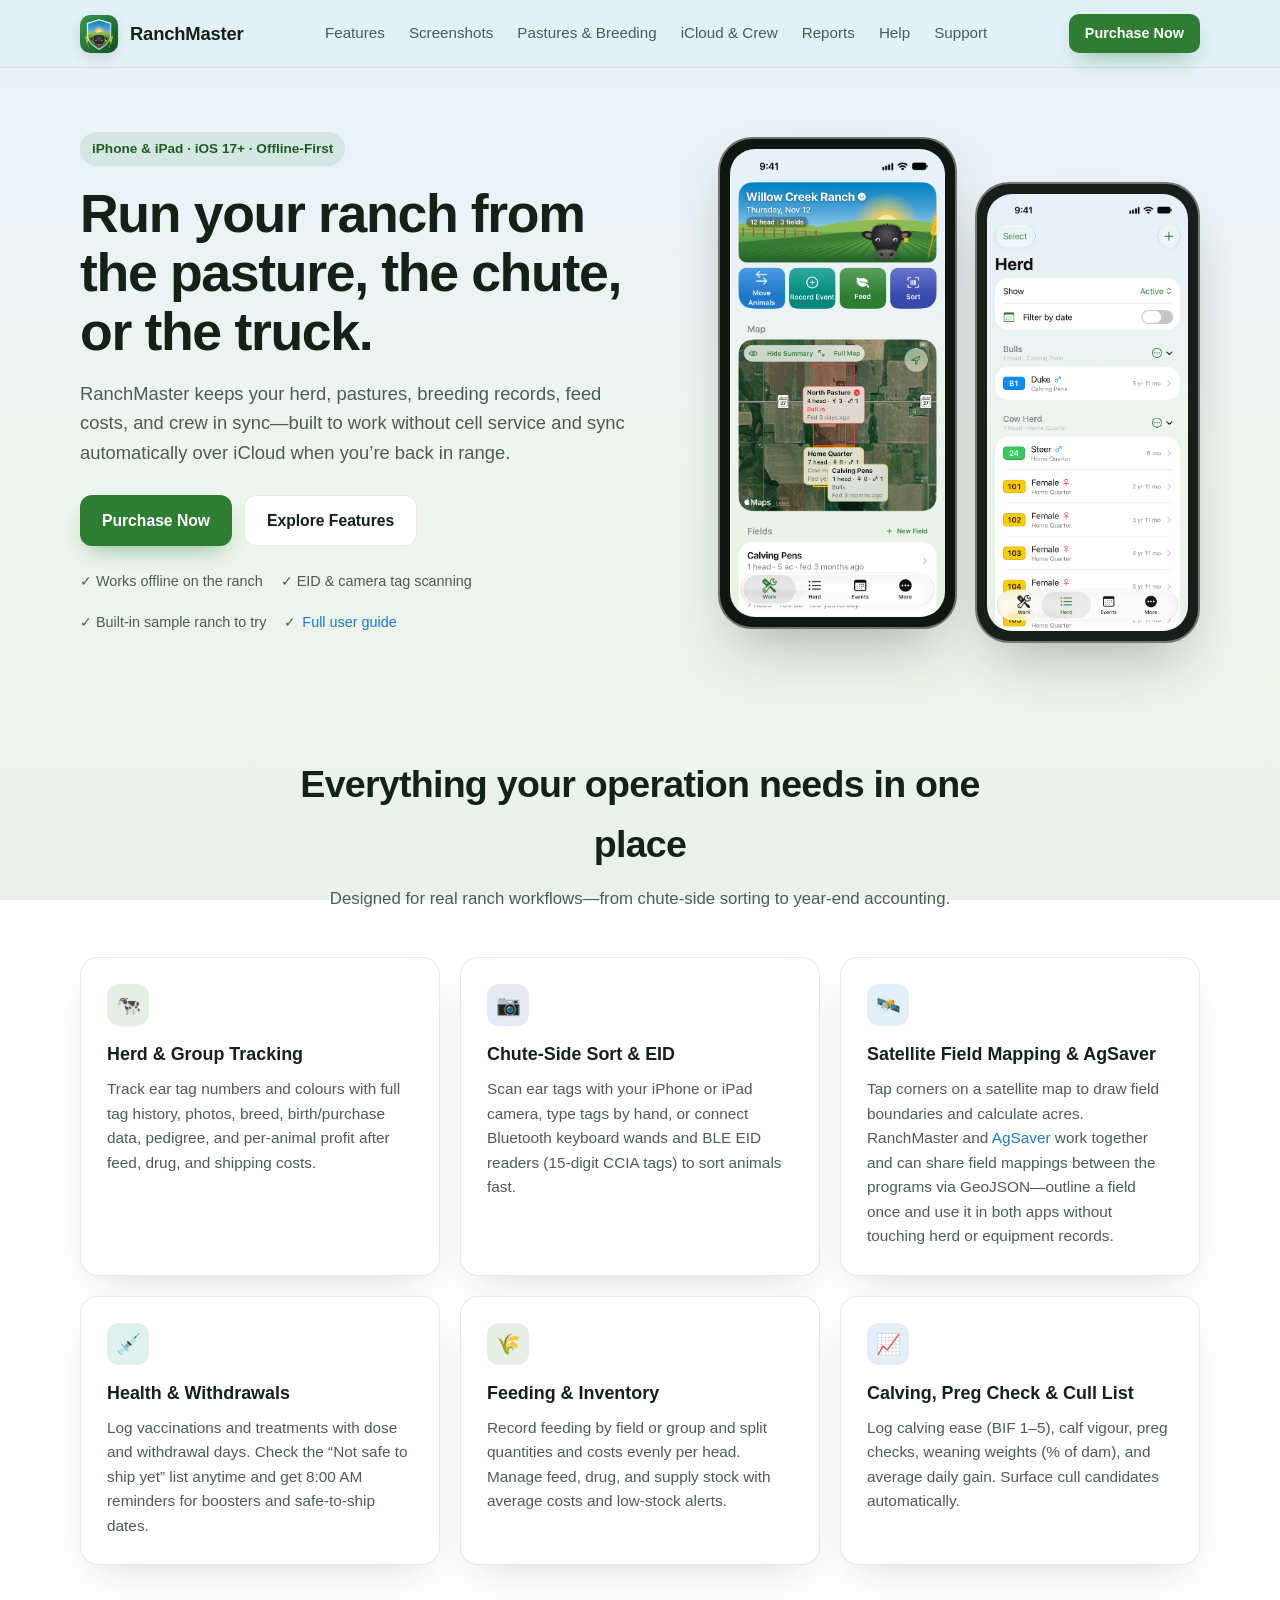
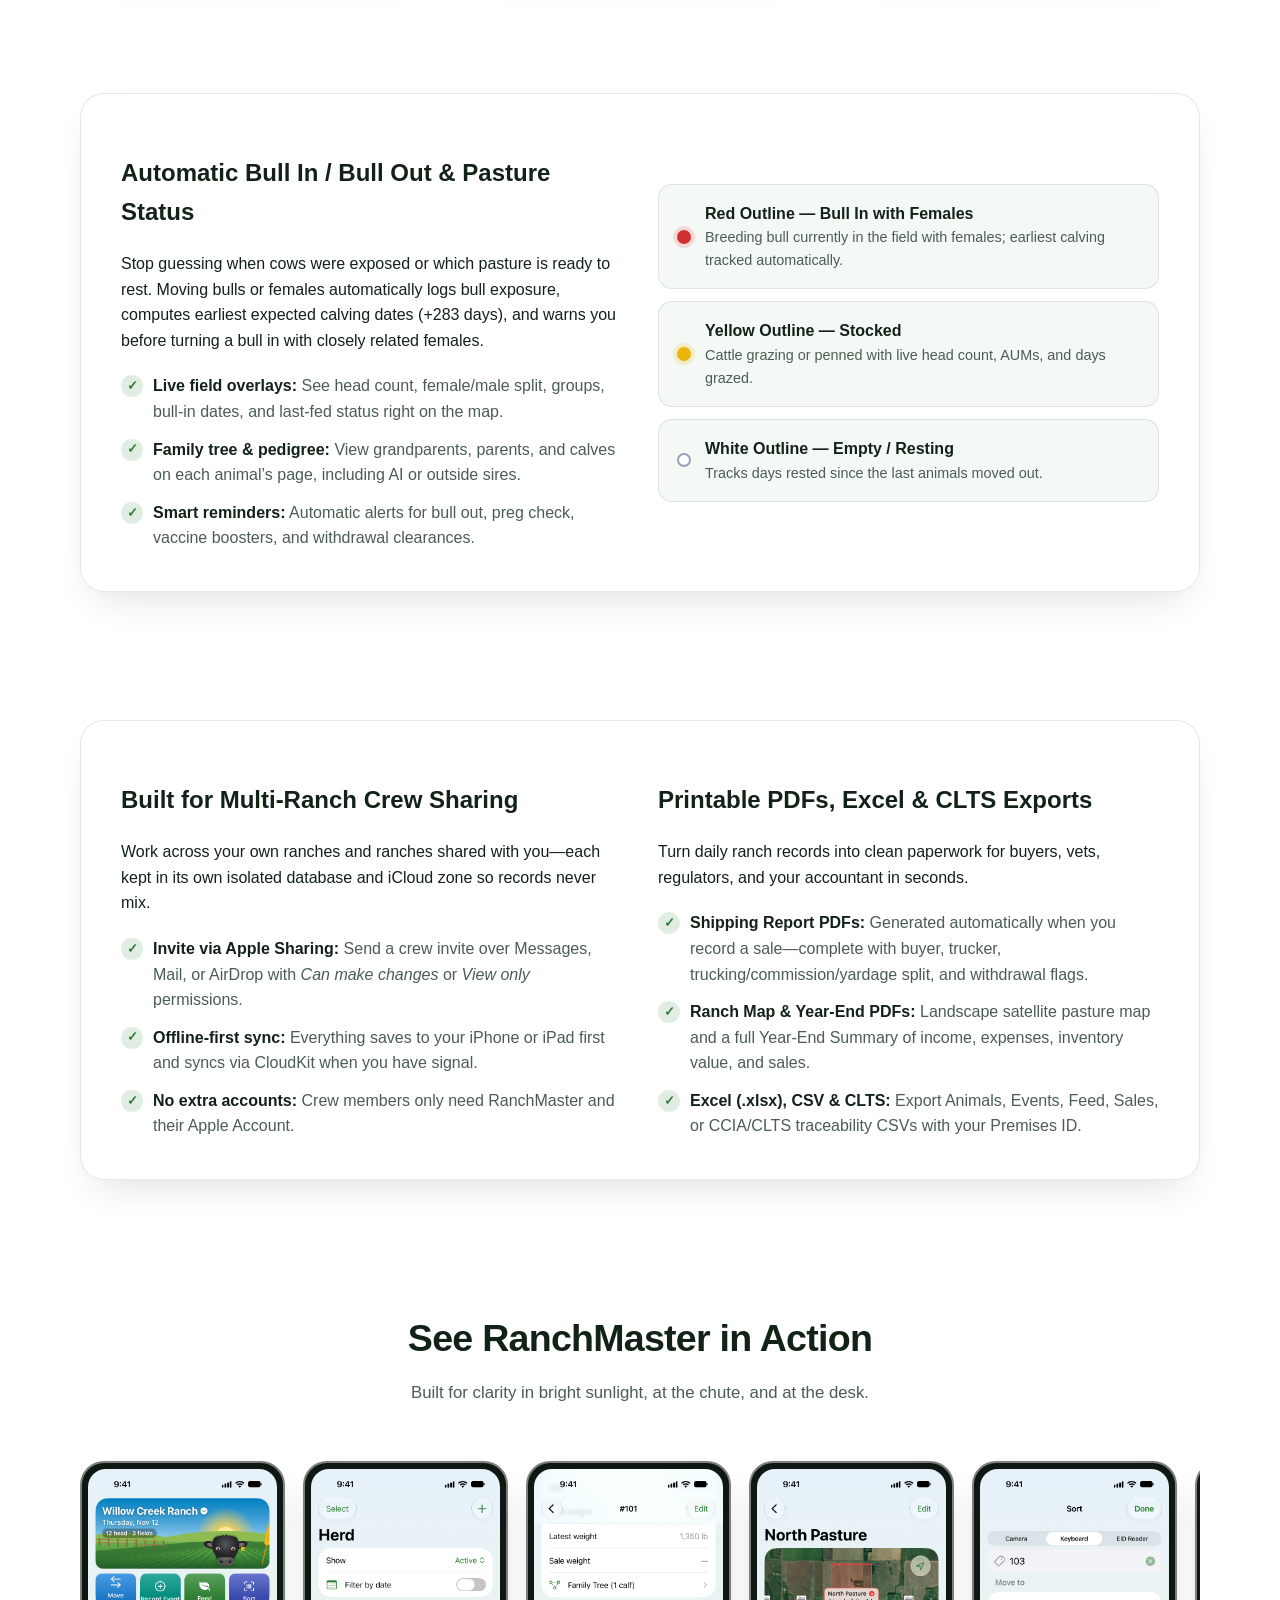
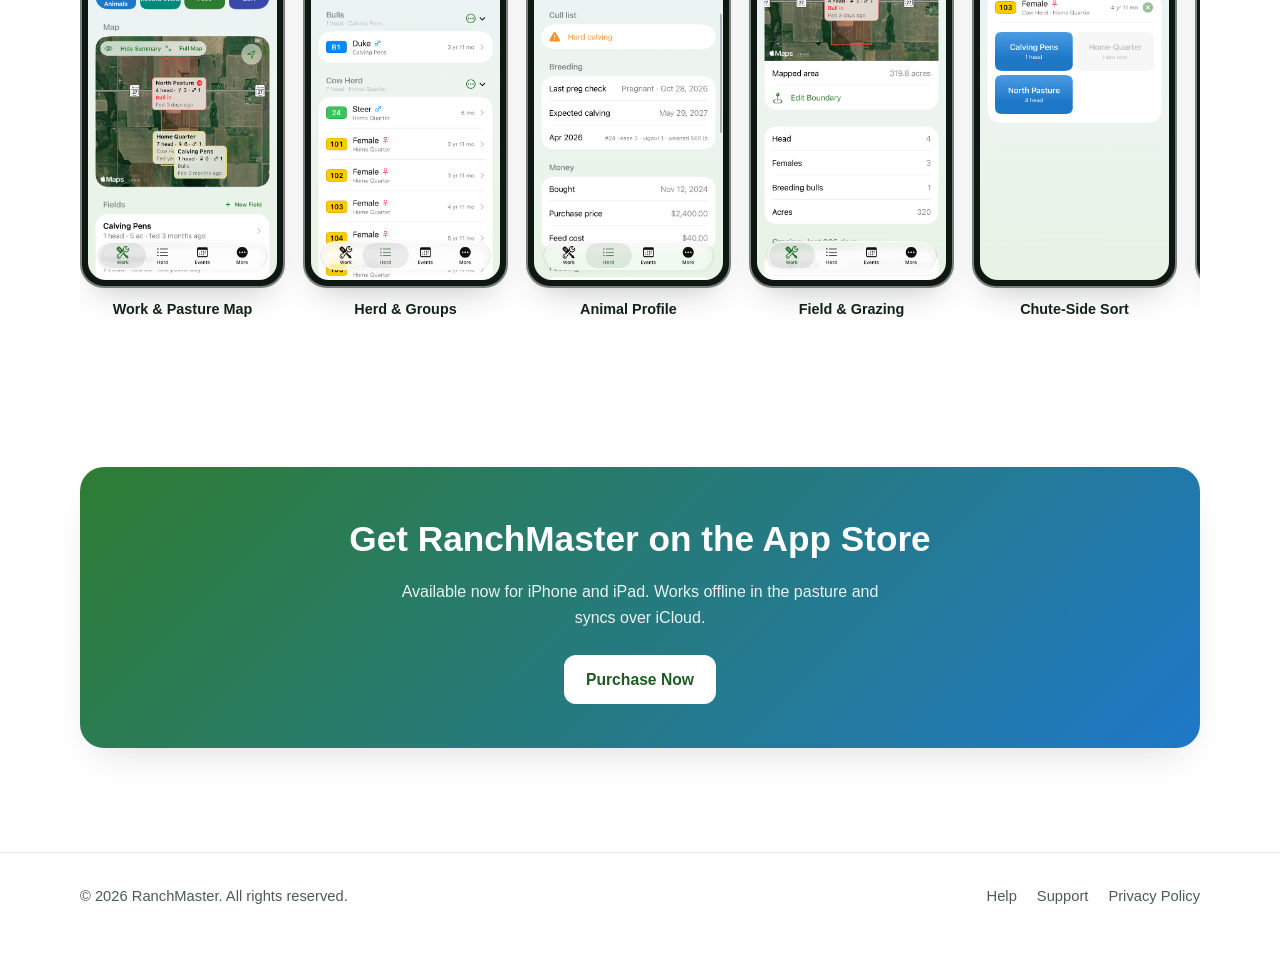
<file: index.html>
<!DOCTYPE html>
<html lang="en">
<head>
  <meta charset="UTF-8" />
  <meta name="viewport" content="width=device-width, initial-scale=1.0" />
  <title>RanchMaster — Cattle, Pasture &amp; Crew Management for iPhone and iPad</title>
  <meta name="description" content="Track cattle, pastures, breeding, feed costs, EID tags, and crew sync—even offline in the field. Built for iPhone and iPad." />
  <link rel="icon" type="image/png" href="assets/icon-preview.png" />
  <link rel="stylesheet" href="styles.css" />
</head>
<body>
  <header class="site-header">
    <div class="container nav">
      <a href="index.html" class="brand">
        <img src="assets/icon-preview.png" alt="RanchMaster app icon" />
        <span>RanchMaster</span>
      </a>
      <nav class="nav-links" aria-label="Main navigation">
        <a href="#features">Features</a>
        <a href="#screenshots">Screenshots</a>
        <a href="#pastures">Pastures &amp; Breeding</a>
        <a href="#crew">iCloud &amp; Crew</a>
        <a href="#reports">Reports</a>
        <a href="help.html">Help</a>
        <a href="support.html">Support</a>
      </nav>
      <a href="https://apps.apple.com/ca/app/ranchmaster/id6834270808" class="btn btn-primary btn-sm" target="_blank" rel="noopener">Purchase Now</a>
    </div>
  </header>

  <main>
    <section class="hero">
      <div class="container hero-grid">
        <div>
          <div class="eyebrow">iPhone &amp; iPad · iOS 17+ · Offline-First</div>
          <h1>Run your ranch from the pasture, the chute, or the truck.</h1>
          <p class="lead">
            RanchMaster keeps your herd, pastures, breeding records, feed costs, and crew in sync—built to work without cell service and sync automatically over iCloud when you’re back in range.
          </p>
          <div class="hero-actions" style="display: flex; flex-wrap: wrap; gap: 12px; margin-bottom: 24px;">
            <a href="https://apps.apple.com/ca/app/ranchmaster/id6834270808" class="btn btn-primary" target="_blank" rel="noopener">Purchase Now</a>
            <a href="#features" class="btn btn-secondary">Explore Features</a>
          </div>
          <div class="hero-meta">
            <span>✓ Works offline on the ranch</span>
            <span>✓ EID &amp; camera tag scanning</span>
            <span>✓ Built-in sample ranch to try</span>
            <span>✓ <a href="help.html">Full user guide</a></span>
          </div>
        </div>

        <div class="hero-visual">
          <div class="phone-frame">
            <img src="assets/screenshot.png" alt="RanchMaster Work tab showing quick actions and satellite pasture map" />
          </div>
          <div class="phone-frame secondary">
            <img src="assets/screenshot-herd.png" alt="RanchMaster Herd tab showing cattle groups and individual records" />
          </div>
        </div>
      </div>
    </section>

    <section id="features">
      <div class="container">
        <div class="section-header">
          <h2>Everything your operation needs in one place</h2>
          <p>Designed for real ranch workflows—from chute-side sorting to year-end accounting.</p>
        </div>

        <div class="cards-grid">
          <article class="card">
            <div class="card-badge badge-green">🐄</div>
            <h3>Herd &amp; Group Tracking</h3>
            <p>Track ear tag numbers and colours with full tag history, photos, breed, birth/purchase data, pedigree, and per-animal profit after feed, drug, and shipping costs.</p>
          </article>

          <article class="card">
            <div class="card-badge badge-blue">📷</div>
            <h3>Chute-Side Sort &amp; EID</h3>
            <p>Scan ear tags with your iPhone or iPad camera, type tags by hand, or connect Bluetooth keyboard wands and BLE EID readers (15-digit CCIA tags) to sort animals fast.</p>
          </article>

          <article class="card">
            <div class="card-badge badge-sky">🛰️</div>
            <h3>Satellite Field Mapping &amp; AgSaver</h3>
            <p>Tap corners on a satellite map to draw field boundaries and calculate acres. RanchMaster and <a href="https://glennbonnet.com/agsaver.html">AgSaver</a> work together and can share field mappings between the programs via GeoJSON—outline a field once and use it in both apps without touching herd or equipment records.</p>
          </article>

          <article class="card">
            <div class="card-badge badge-teal">💉</div>
            <h3>Health &amp; Withdrawals</h3>
            <p>Log vaccinations and treatments with dose and withdrawal days. Check the “Not safe to ship yet” list anytime and get 8:00 AM reminders for boosters and safe-to-ship dates.</p>
          </article>

          <article class="card">
            <div class="card-badge badge-green">🌾</div>
            <h3>Feeding &amp; Inventory</h3>
            <p>Record feeding by field or group and split quantities and costs evenly per head. Manage feed, drug, and supply stock with average costs and low-stock alerts.</p>
          </article>

          <article class="card">
            <div class="card-badge badge-sky">📈</div>
            <h3>Calving, Preg Check &amp; Cull List</h3>
            <p>Log calving ease (BIF 1–5), calf vigour, preg checks, weaning weights (% of dam), and average daily gain. Surface cull candidates automatically.</p>
          </article>
        </div>
      </div>
    </section>

    <section id="pastures">
      <div class="container">
        <div class="split-panel">
          <div>
            <h2>Automatic Bull In / Bull Out &amp; Pasture Status</h2>
            <p>
              Stop guessing when cows were exposed or which pasture is ready to rest. Moving bulls or females automatically logs bull exposure, computes earliest expected calving dates (+283 days), and warns you before turning a bull in with closely related females.
            </p>
            <ul class="checklist">
              <li>
                <span class="check-dot">✓</span>
                <span><strong>Live field overlays:</strong> See head count, female/male split, groups, bull-in dates, and last-fed status right on the map.</span>
              </li>
              <li>
                <span class="check-dot">✓</span>
                <span><strong>Family tree &amp; pedigree:</strong> View grandparents, parents, and calves on each animal’s page, including AI or outside sires.</span>
              </li>
              <li>
                <span class="check-dot">✓</span>
                <span><strong>Smart reminders:</strong> Automatic alerts for bull out, preg check, vaccine boosters, and withdrawal clearances.</span>
              </li>
            </ul>
          </div>

          <div class="legend-strip" aria-label="Field map color legend">
            <div class="legend-item">
              <span class="swatch swatch-red"></span>
              <div>
                <strong>Red Outline — Bull In with Females</strong>
                <div style="font-size: 0.9rem; color: var(--text-muted);">Breeding bull currently in the field with females; earliest calving tracked automatically.</div>
              </div>
            </div>
            <div class="legend-item">
              <span class="swatch swatch-yellow"></span>
              <div>
                <strong>Yellow Outline — Stocked</strong>
                <div style="font-size: 0.9rem; color: var(--text-muted);">Cattle grazing or penned with live head count, AUMs, and days grazed.</div>
              </div>
            </div>
            <div class="legend-item">
              <span class="swatch swatch-white"></span>
              <div>
                <strong>White Outline — Empty / Resting</strong>
                <div style="font-size: 0.9rem; color: var(--text-muted);">Tracks days rested since the last animals moved out.</div>
              </div>
            </div>
          </div>
        </div>
      </div>
    </section>

    <section id="crew">
      <div class="container">
        <div class="split-panel">
          <div>
            <h2>Built for Multi-Ranch Crew Sharing</h2>
            <p>
              Work across your own ranches and ranches shared with you—each kept in its own isolated database and iCloud zone so records never mix.
            </p>
            <ul class="checklist">
              <li>
                <span class="check-dot">✓</span>
                <span><strong>Invite via Apple Sharing:</strong> Send a crew invite over Messages, Mail, or AirDrop with <em>Can make changes</em> or <em>View only</em> permissions.</span>
              </li>
              <li>
                <span class="check-dot">✓</span>
                <span><strong>Offline-first sync:</strong> Everything saves to your iPhone or iPad first and syncs via CloudKit when you have signal.</span>
              </li>
              <li>
                <span class="check-dot">✓</span>
                <span><strong>No extra accounts:</strong> Crew members only need RanchMaster and their Apple Account.</span>
              </li>
            </ul>
          </div>

          <div id="reports">
            <h2>Printable PDFs, Excel &amp; CLTS Exports</h2>
            <p>
              Turn daily ranch records into clean paperwork for buyers, vets, regulators, and your accountant in seconds.
            </p>
            <ul class="checklist">
              <li>
                <span class="check-dot">✓</span>
                <span><strong>Shipping Report PDFs:</strong> Generated automatically when you record a sale—complete with buyer, trucker, trucking/commission/yardage split, and withdrawal flags.</span>
              </li>
              <li>
                <span class="check-dot">✓</span>
                <span><strong>Ranch Map &amp; Year-End PDFs:</strong> Landscape satellite pasture map and a full Year-End Summary of income, expenses, inventory value, and sales.</span>
              </li>
              <li>
                <span class="check-dot">✓</span>
                <span><strong>Excel (.xlsx), CSV &amp; CLTS:</strong> Export Animals, Events, Feed, Sales, or CCIA/CLTS traceability CSVs with your Premises ID.</span>
              </li>
            </ul>
          </div>
        </div>
      </div>
    </section>

    <section id="screenshots">
      <div class="container">
        <div class="section-header">
          <h2>See RanchMaster in Action</h2>
          <p>Built for clarity in bright sunlight, at the chute, and at the desk.</p>
        </div>

        <div class="gallery-grid">
          <figure class="gallery-item">
            <div class="gallery-frame">
              <img src="assets/screenshots/01-Work.png" alt="Work tab with quick actions and satellite pasture map" loading="lazy" />
            </div>
            <figcaption>Work &amp; Pasture Map</figcaption>
          </figure>
          <figure class="gallery-item">
            <div class="gallery-frame">
              <img src="assets/screenshots/02-Herd.png" alt="Herd tab with cattle groups and tag search" loading="lazy" />
            </div>
            <figcaption>Herd &amp; Groups</figcaption>
          </figure>
          <figure class="gallery-item">
            <div class="gallery-frame">
              <img src="assets/screenshots/03-Animal.png" alt="Animal detail screen with pedigree, weights, and profit" loading="lazy" />
            </div>
            <figcaption>Animal Profile</figcaption>
          </figure>
          <figure class="gallery-item">
            <div class="gallery-frame">
              <img src="assets/screenshots/04-Field.png" alt="Field screen with grazing days, AUMs, and bull log" loading="lazy" />
            </div>
            <figcaption>Field &amp; Grazing</figcaption>
          </figure>
          <figure class="gallery-item">
            <div class="gallery-frame">
              <img src="assets/screenshots/05-Sort.png" alt="Chute-side Sort screen with camera and EID scanning" loading="lazy" />
            </div>
            <figcaption>Chute-Side Sort</figcaption>
          </figure>
          <figure class="gallery-item">
            <div class="gallery-frame">
              <img src="assets/screenshots/06-ShippingReport.png" alt="Printable Shipping Report PDF preview" loading="lazy" />
            </div>
            <figcaption>Shipping Report PDF</figcaption>
          </figure>
          <figure class="gallery-item">
            <div class="gallery-frame">
              <img src="assets/screenshots/07-Reports.png" alt="Reports and exports menu" loading="lazy" />
            </div>
            <figcaption>Reports &amp; Exports</figcaption>
          </figure>
          <figure class="gallery-item">
            <div class="gallery-frame">
              <img src="assets/screenshots/08-Ranches.png" alt="Multi-ranch switcher and iCloud crew sharing" loading="lazy" />
            </div>
            <figcaption>Ranches &amp; Crew</figcaption>
          </figure>
        </div>
      </div>
    </section>

    <section>
      <div class="container">
        <div class="cta-banner">
          <h2>Get RanchMaster on the App Store</h2>
          <p>Available now for iPhone and iPad. Works offline in the pasture and syncs over iCloud.</p>
          <div style="display: flex; justify-content: center; gap: 12px; flex-wrap: wrap;">
            <a href="https://apps.apple.com/ca/app/ranchmaster/id6834270808" class="btn btn-secondary" target="_blank" rel="noopener">Purchase Now</a>
          </div>
        </div>
      </div>
    </section>
  </main>

  <footer class="site-footer">
    <div class="container footer-inner">
      <div>© <span id="year">2026</span> RanchMaster. All rights reserved.</div>
      <div class="footer-links">
        <a href="help.html">Help</a>
        <a href="support.html">Support</a>
        <a href="privacy.html">Privacy Policy</a>
      </div>
    </div>
  </footer>
  <script>
    document.getElementById("year").textContent = new Date().getFullYear();
  </script>
</body>
</html>
</file>
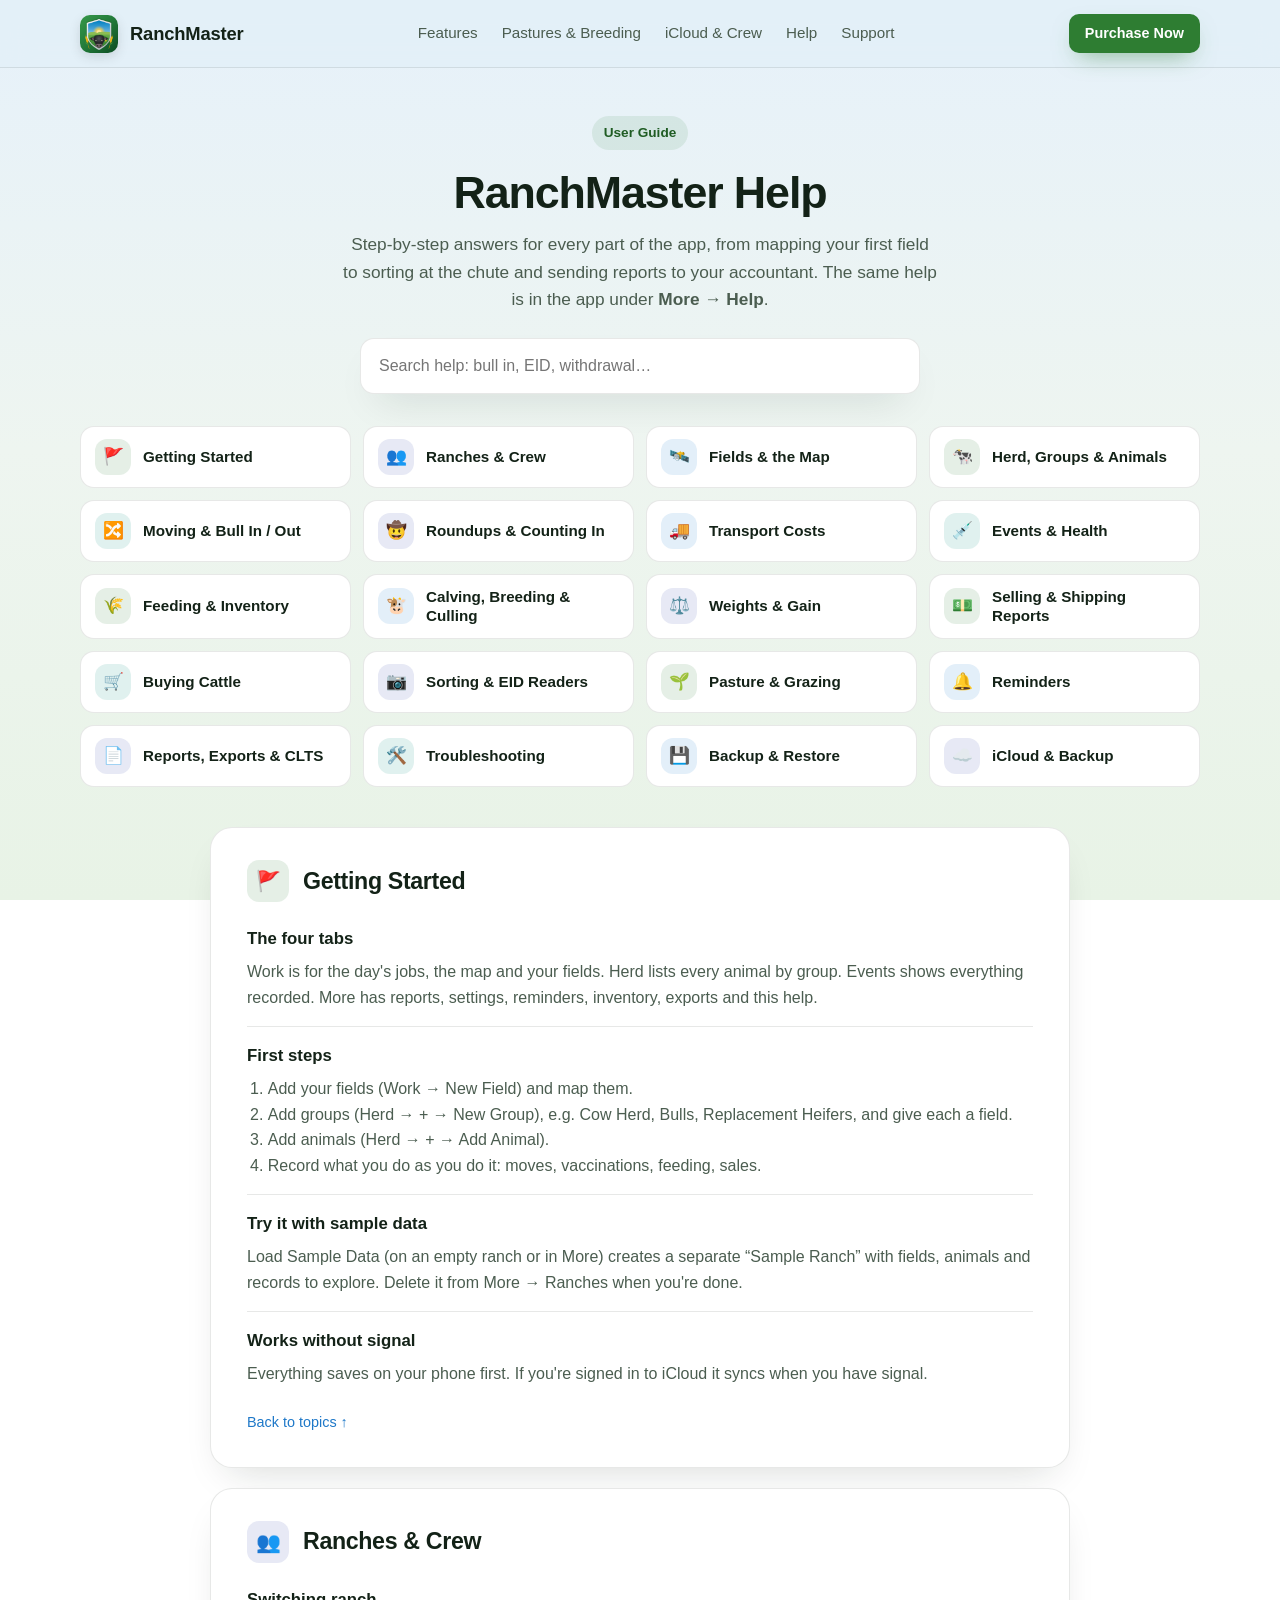
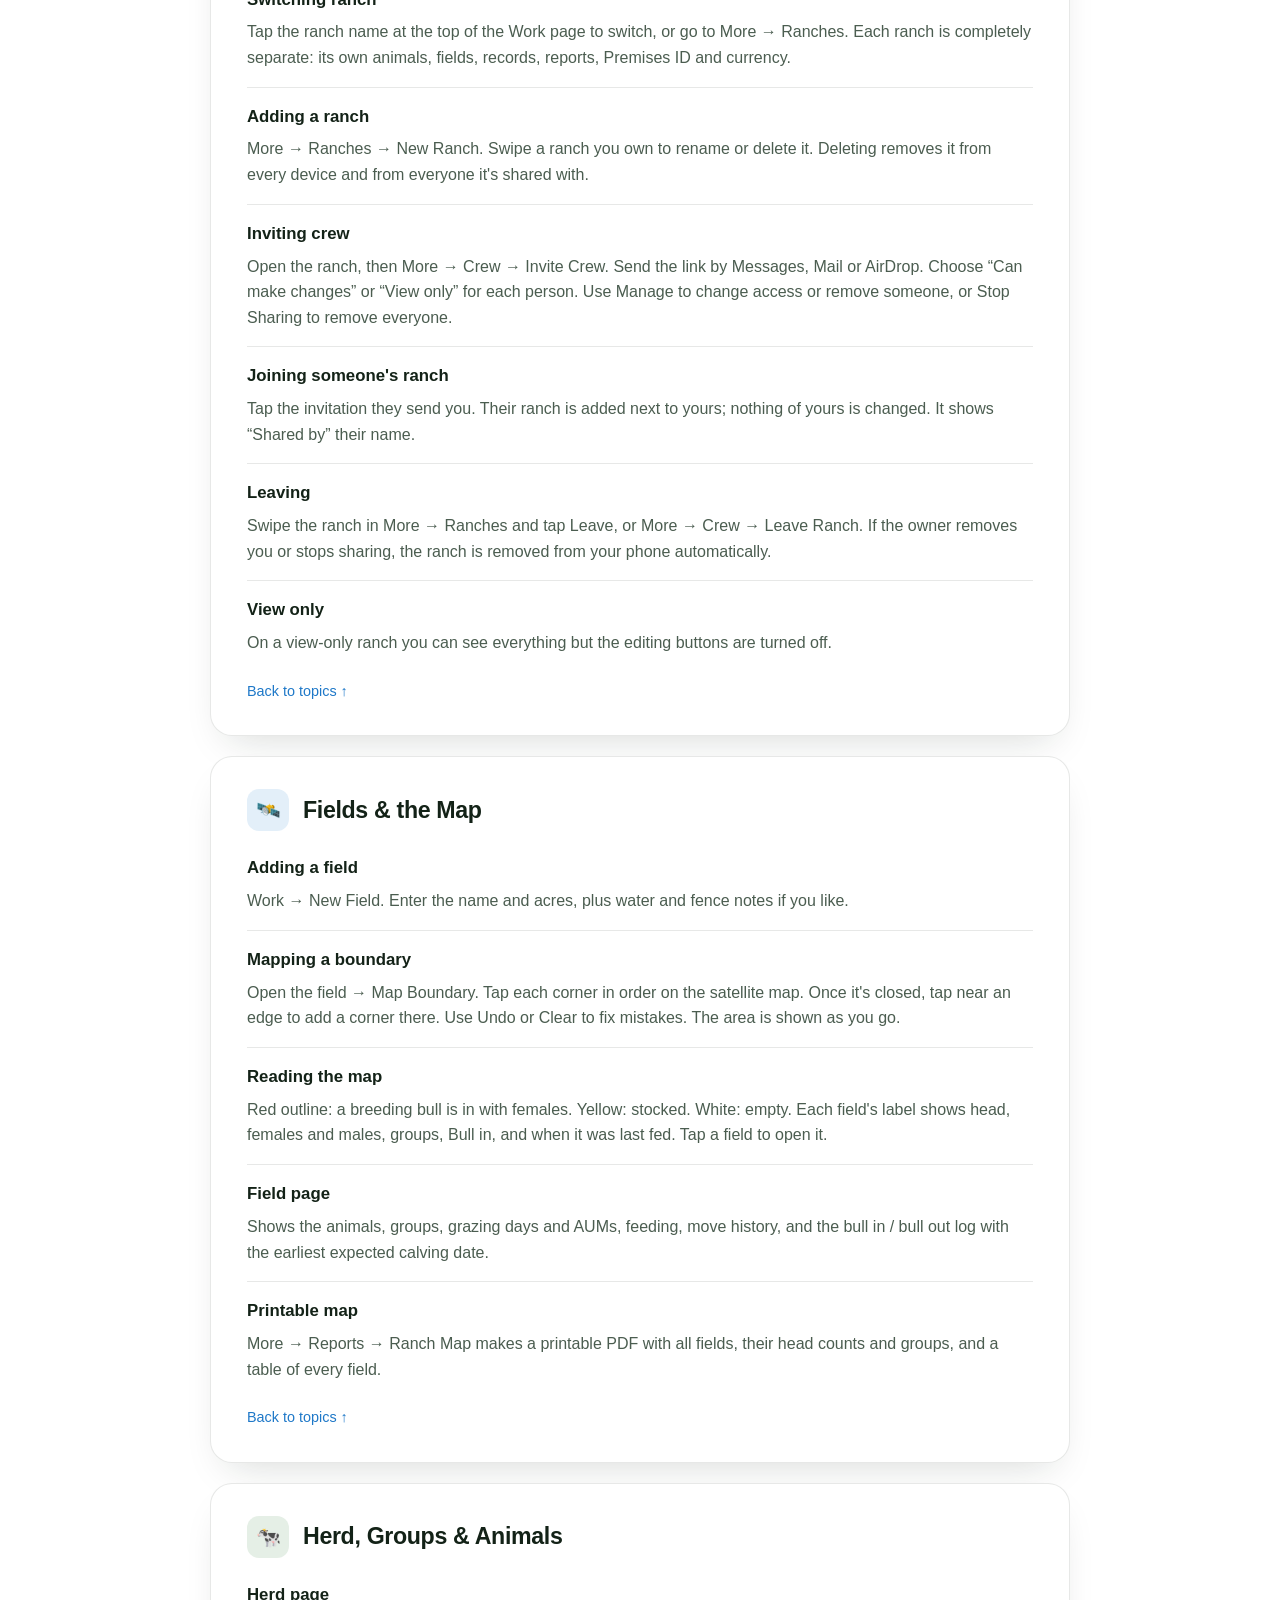
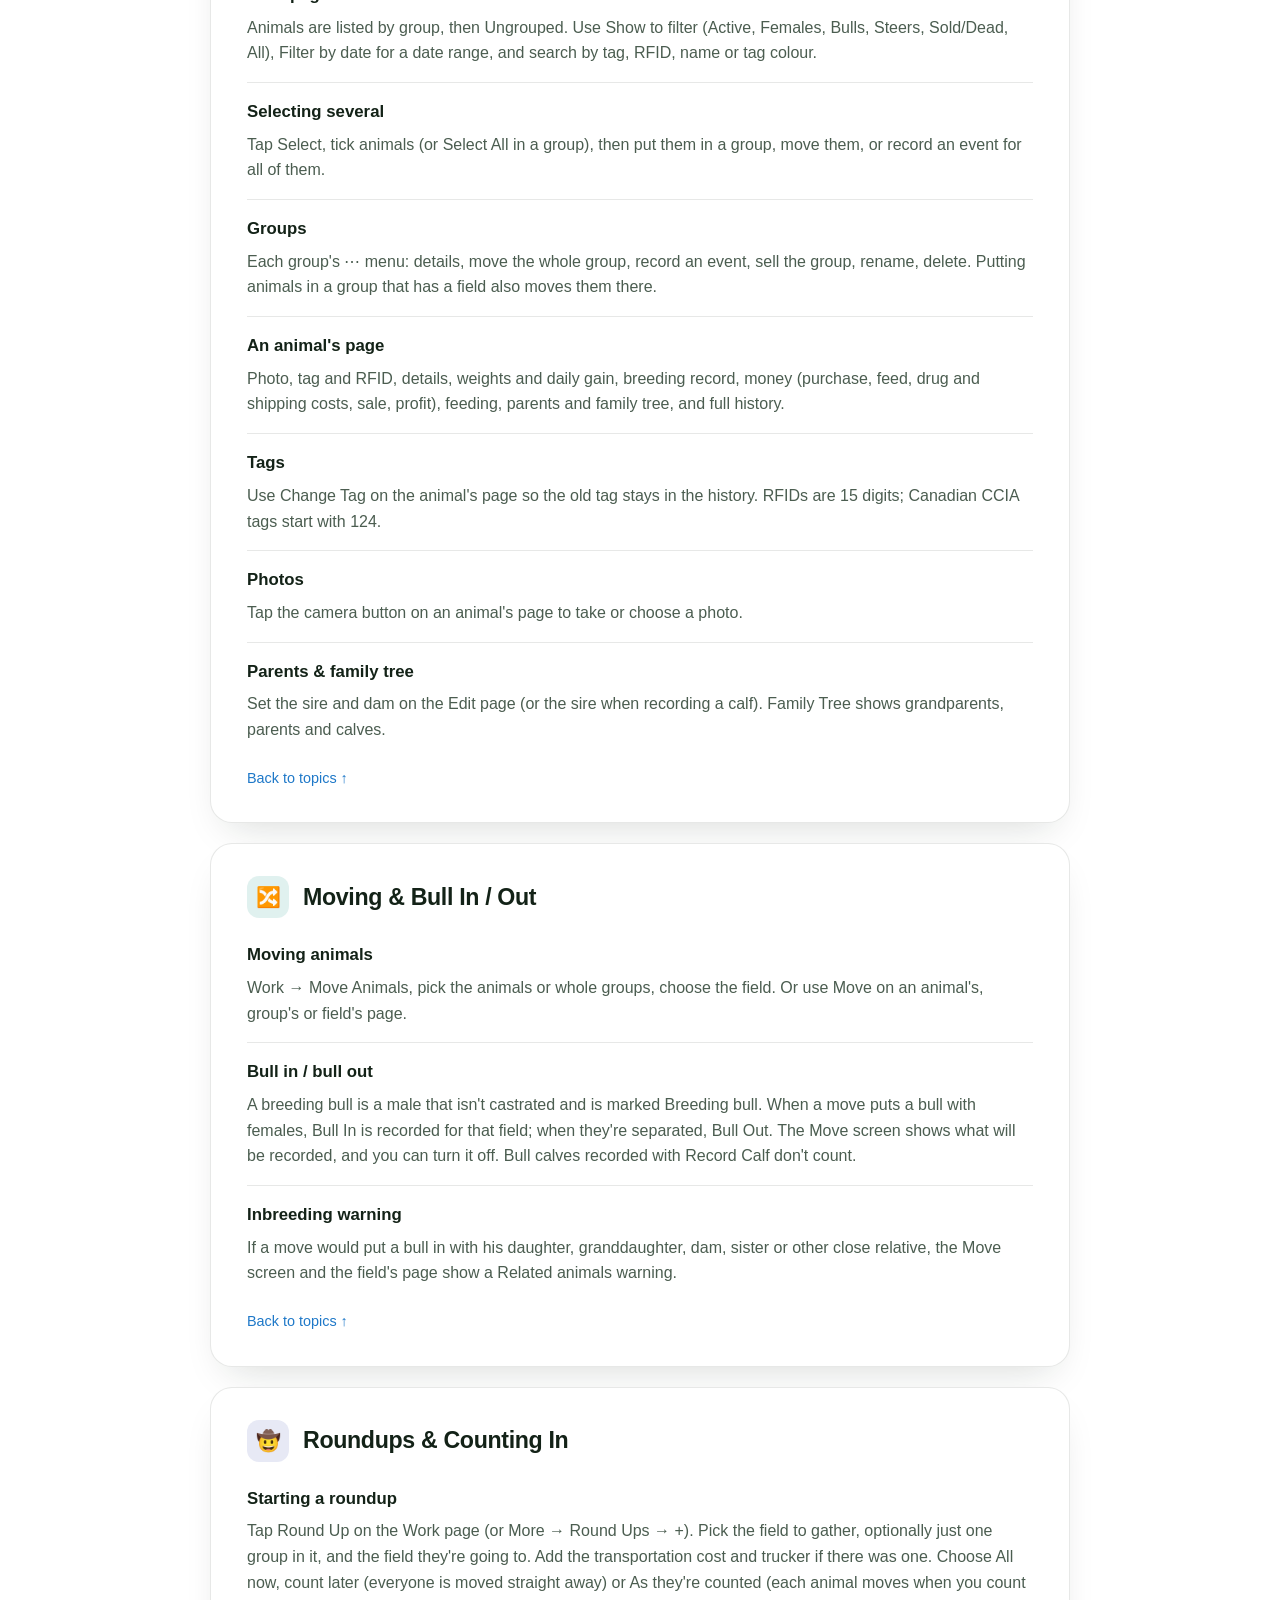
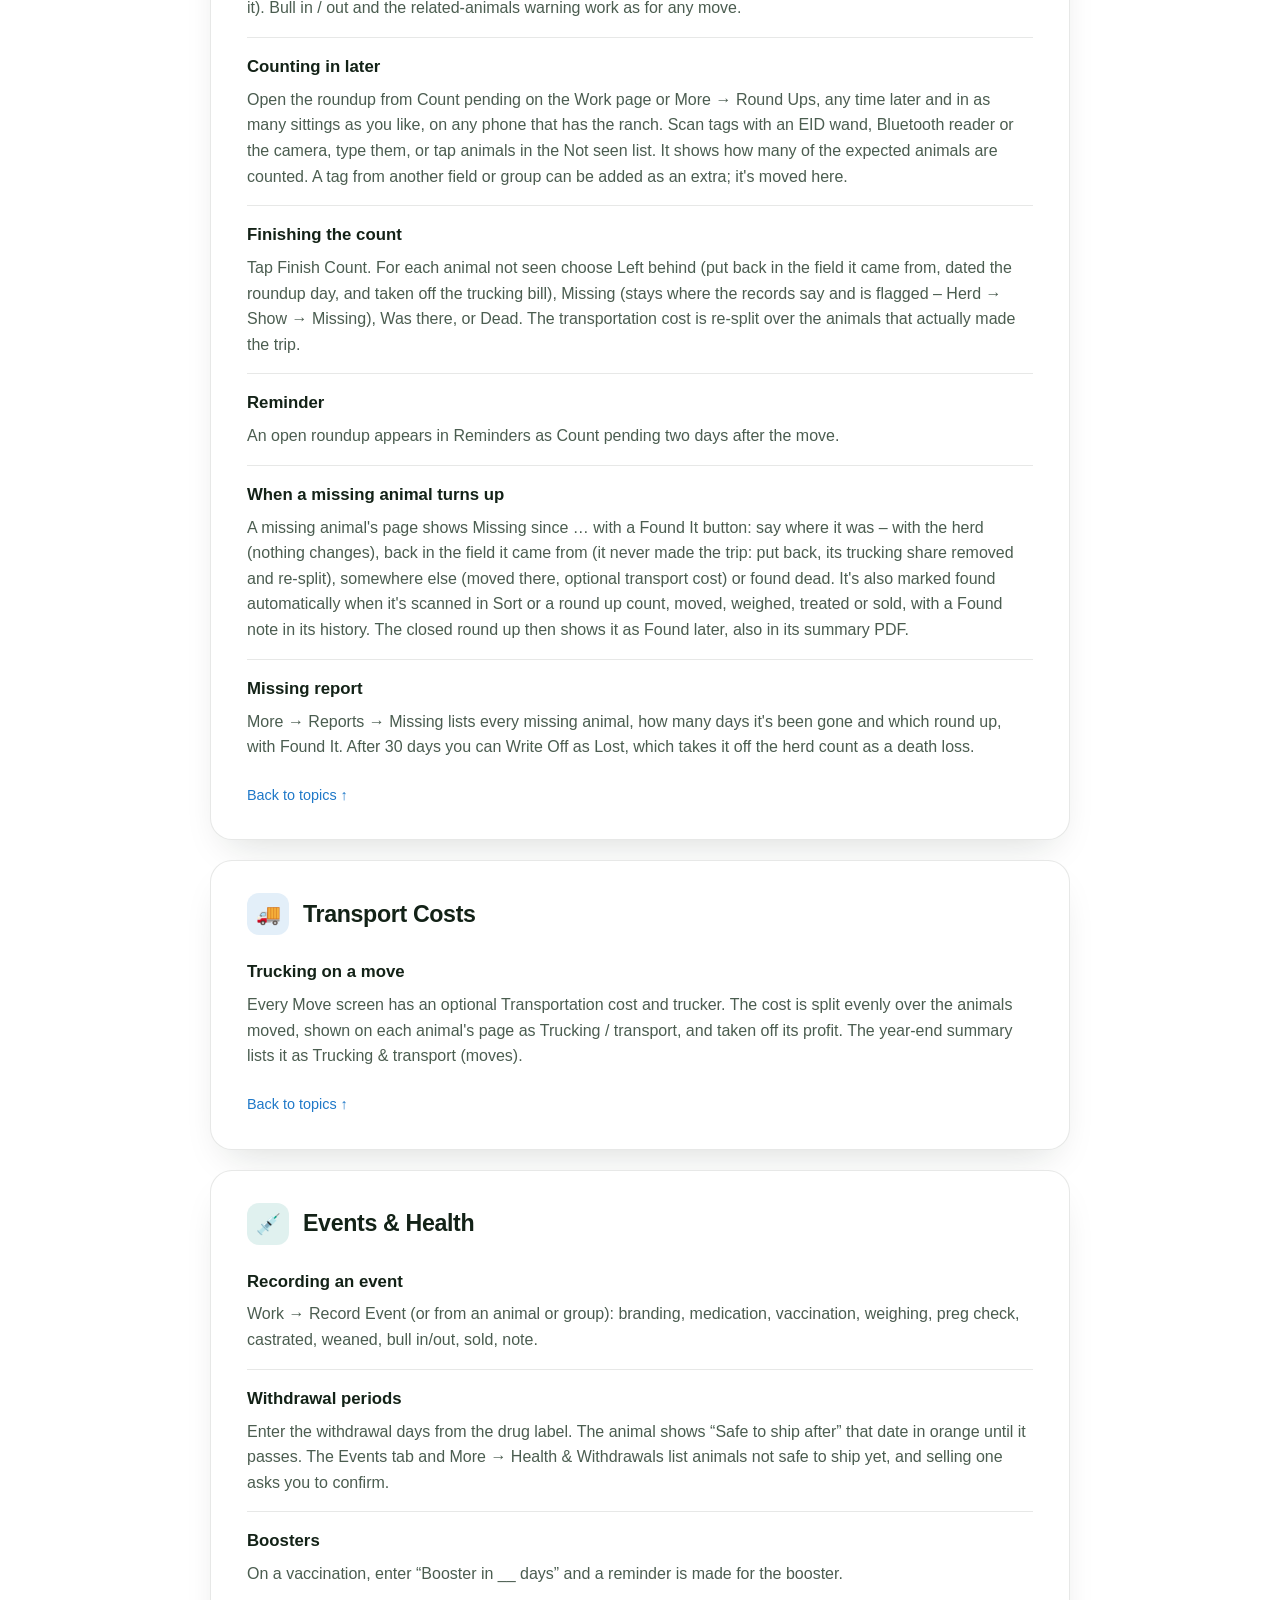
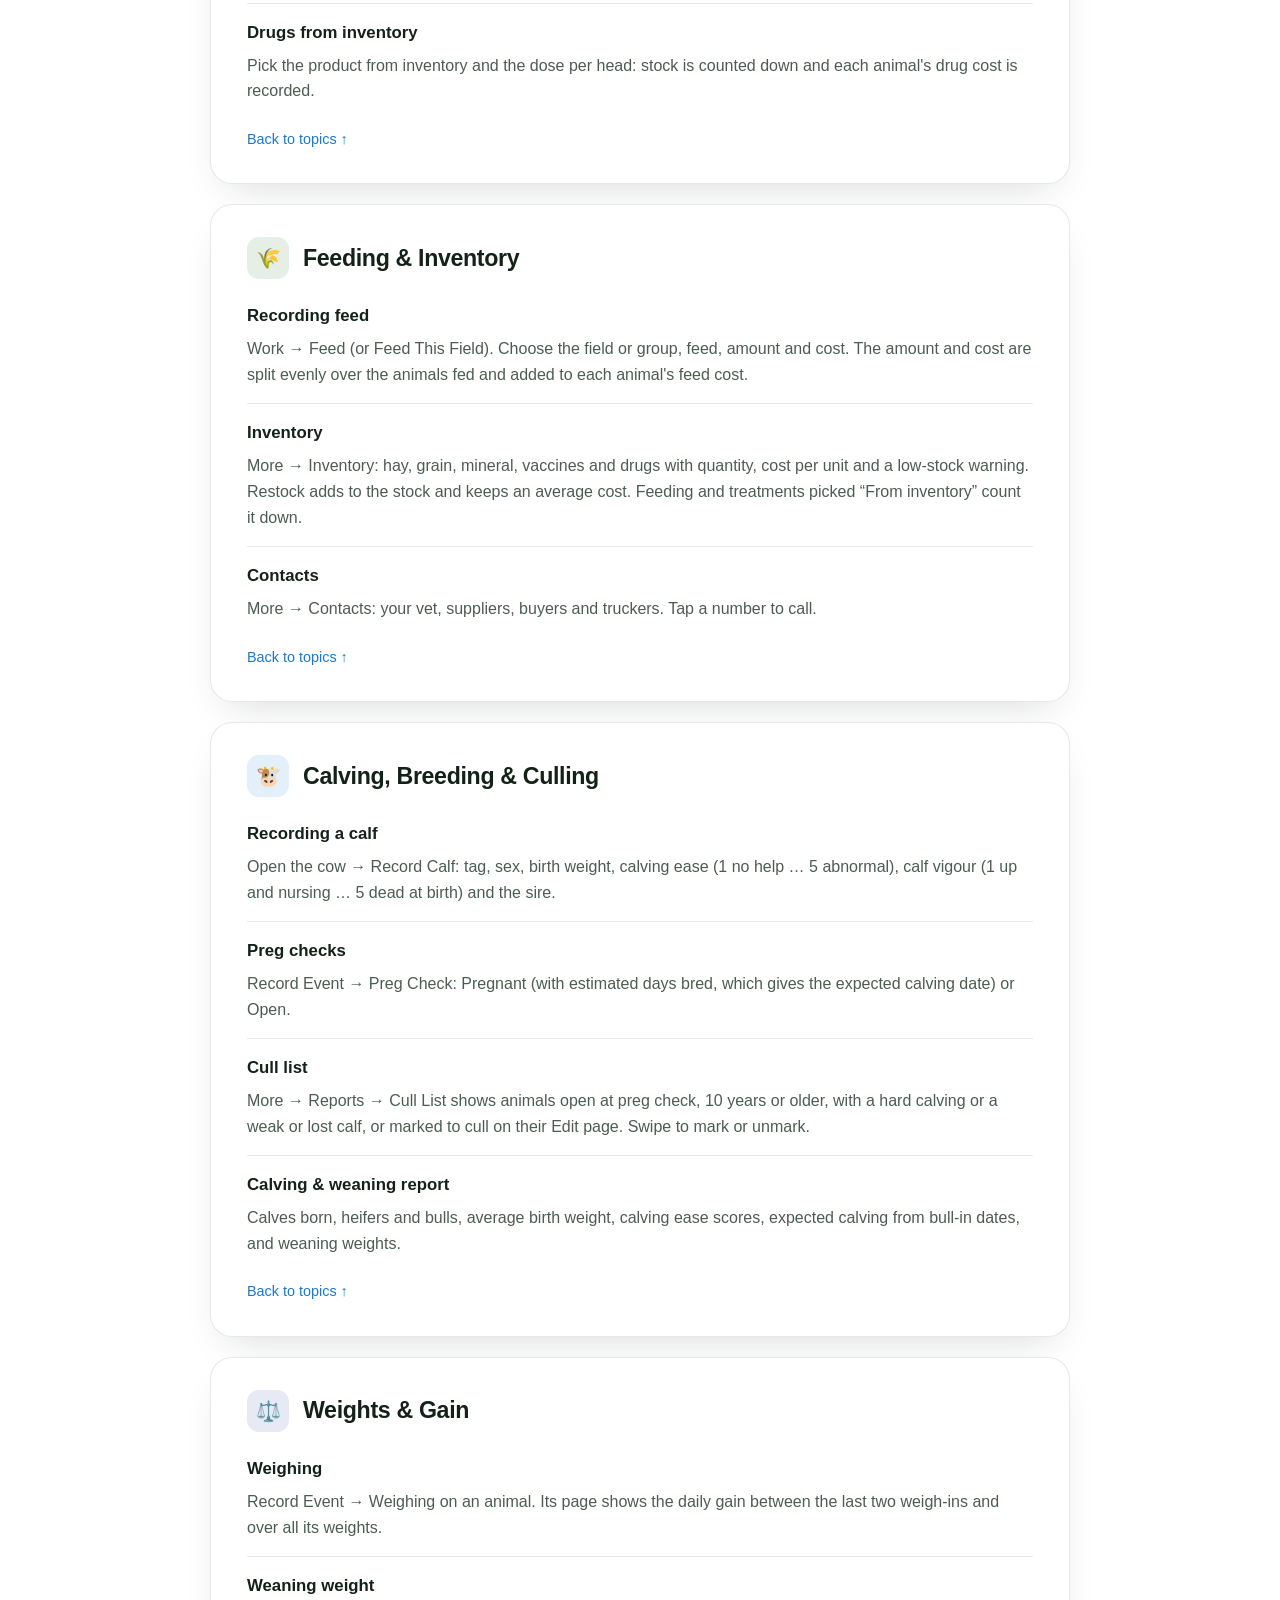
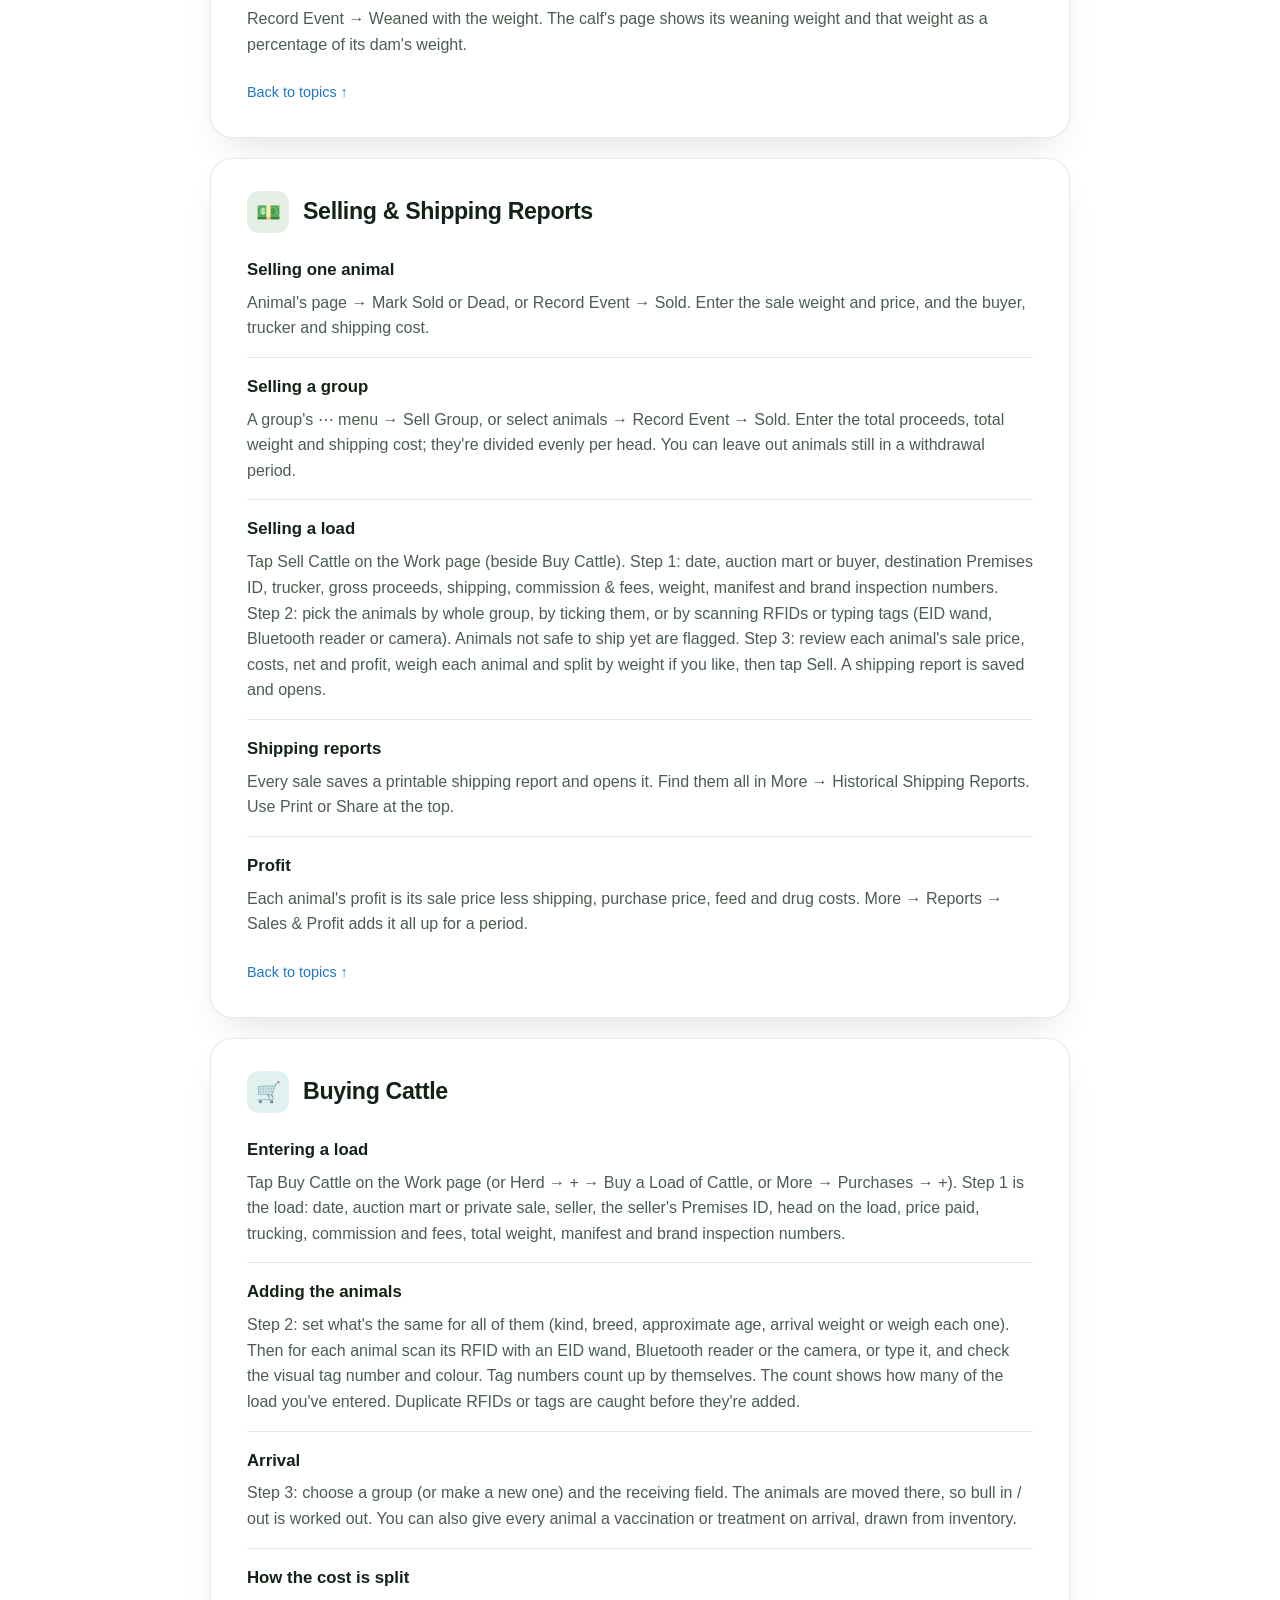
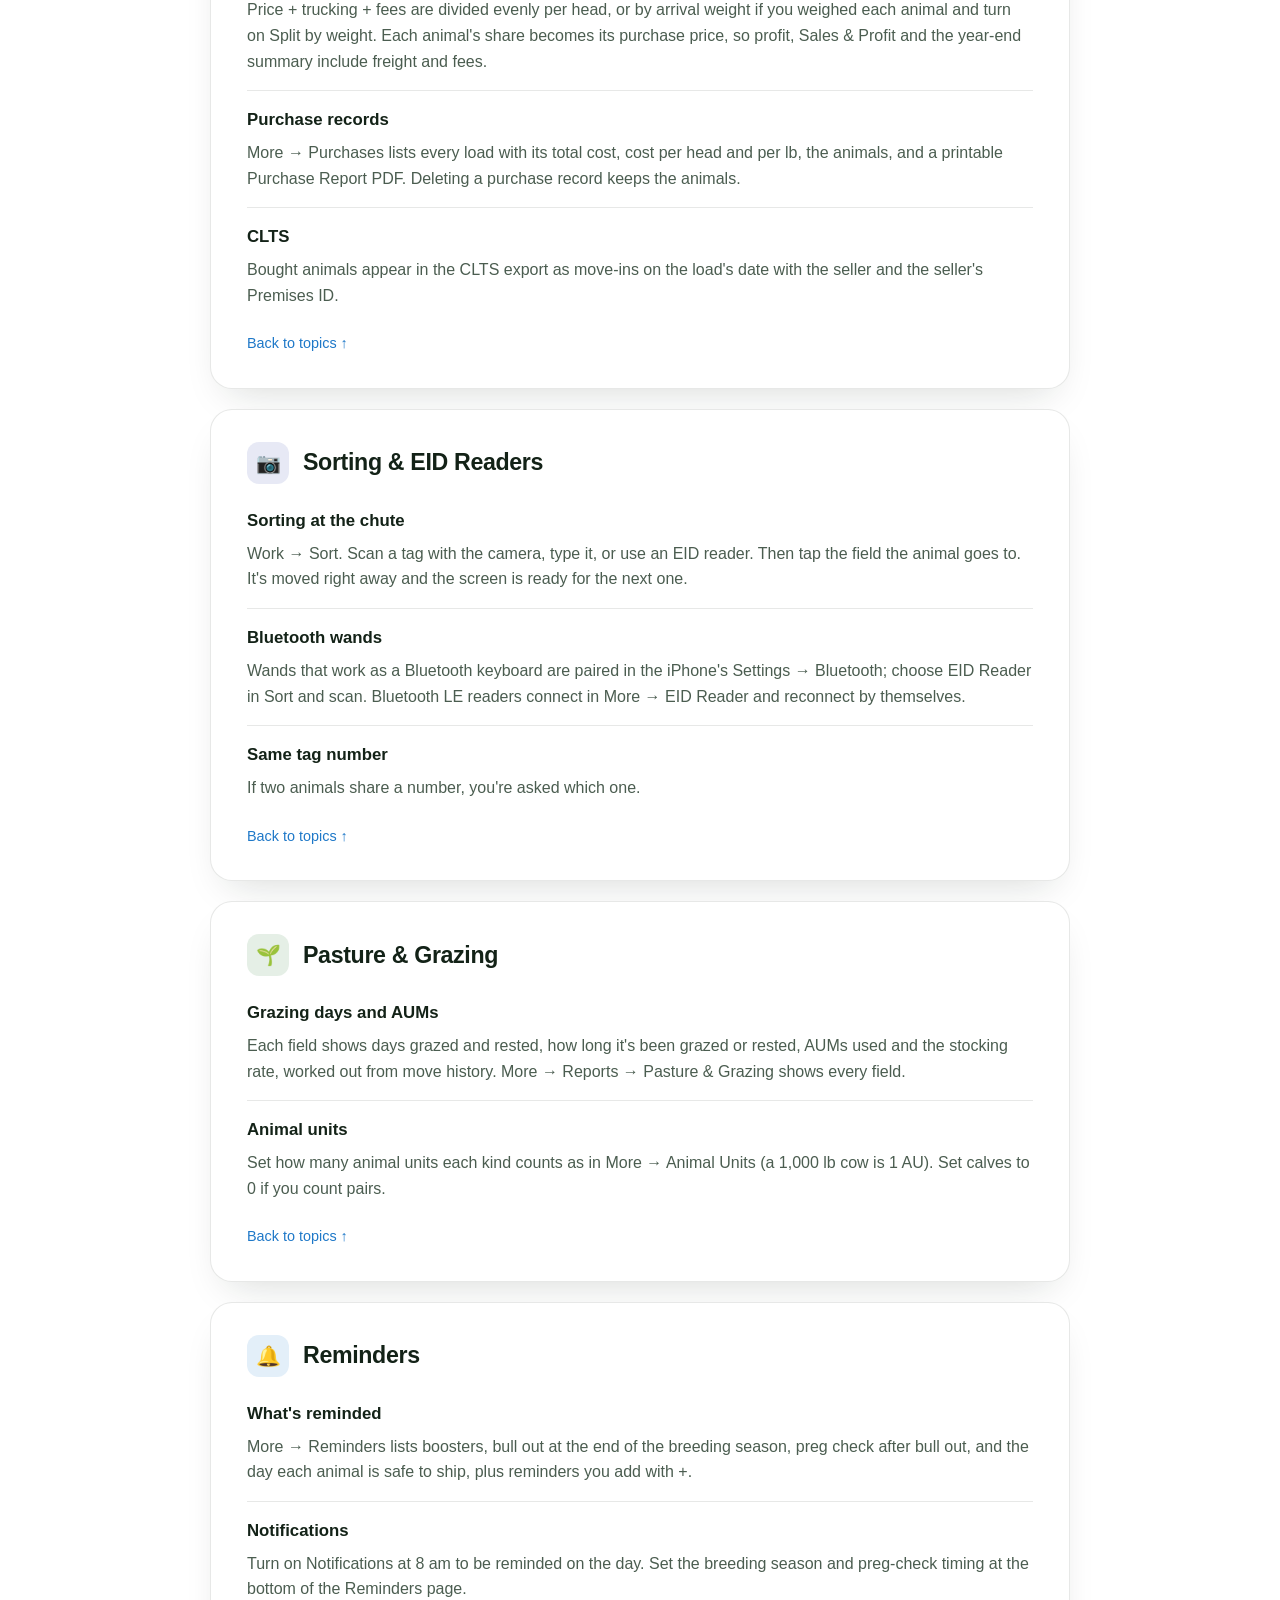
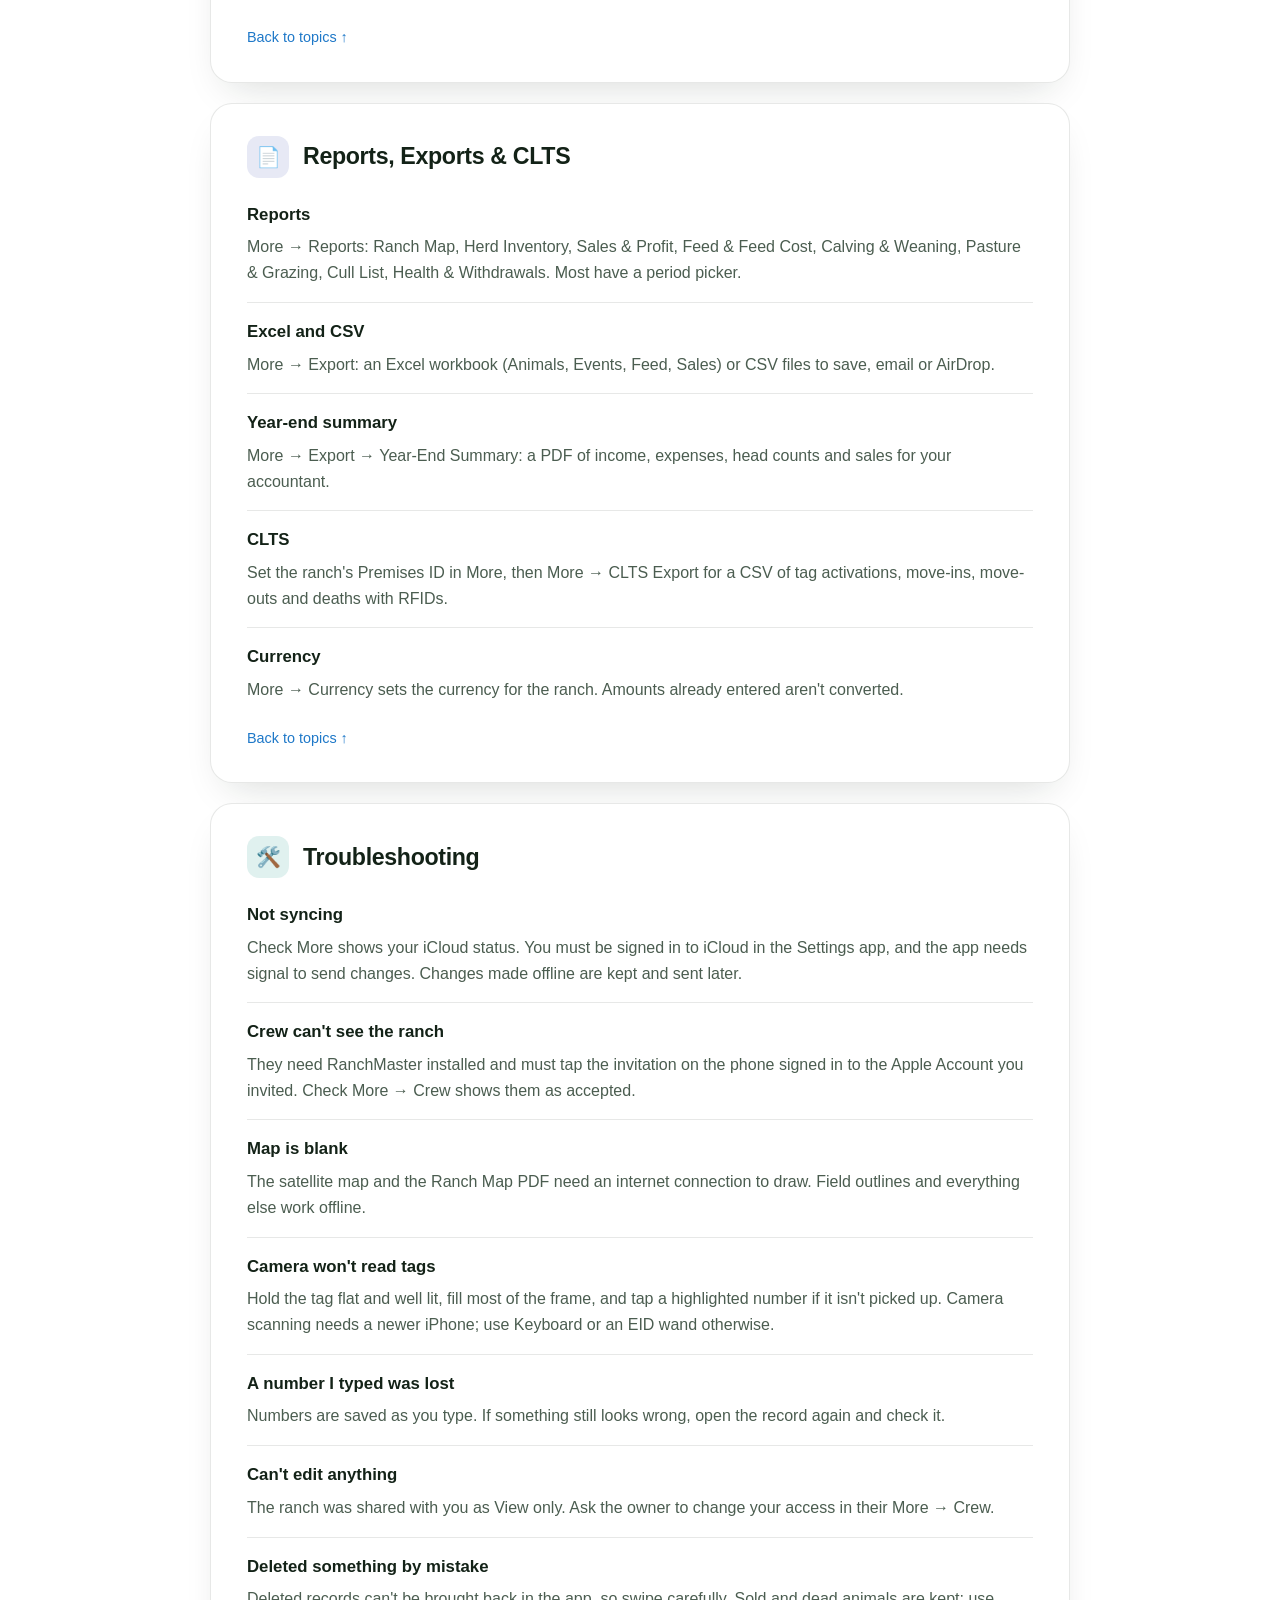
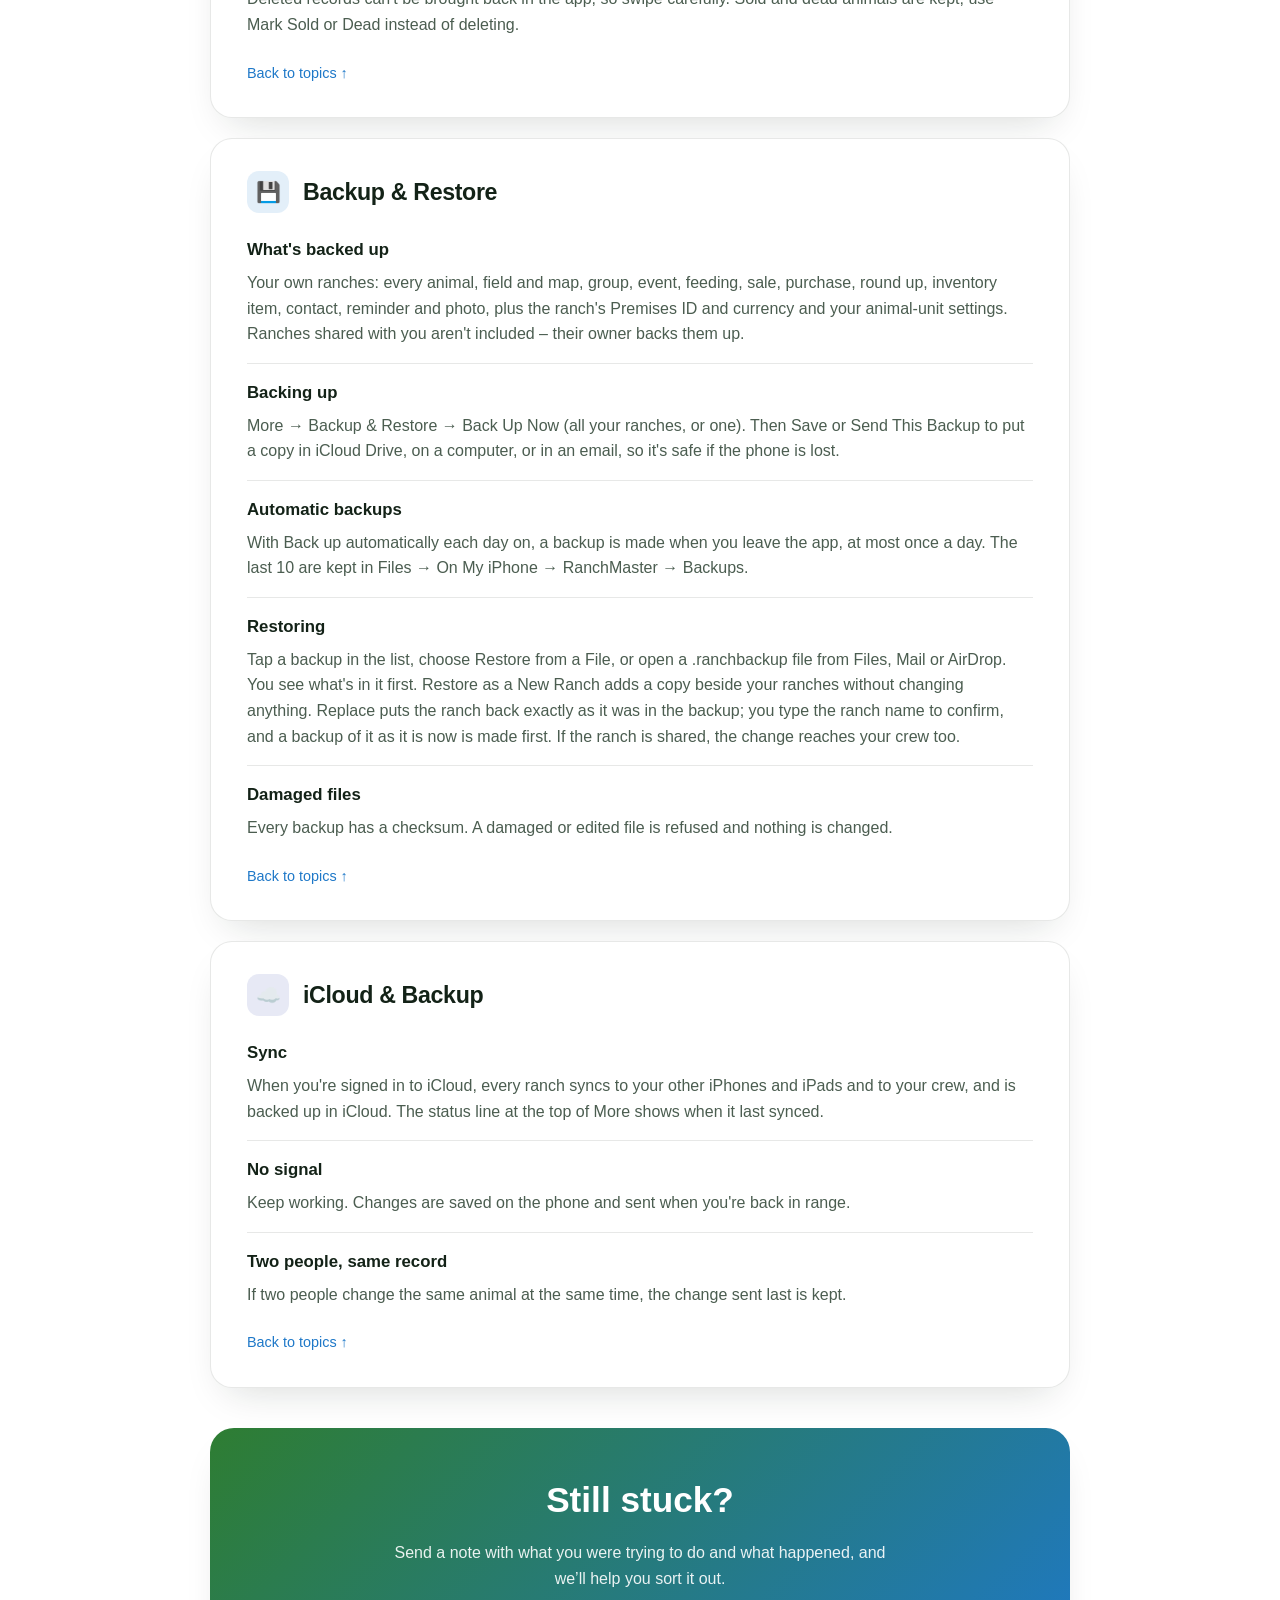
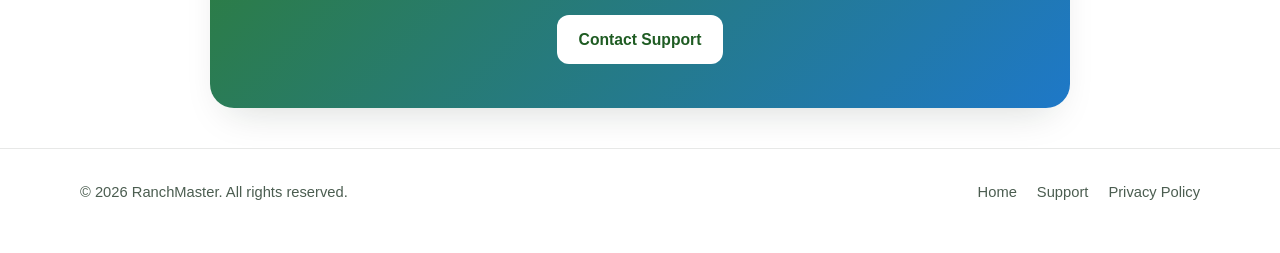
<file: help.html>
<!DOCTYPE html>
<html lang="en">
<head>
  <meta charset="UTF-8" />
  <meta name="viewport" content="width=device-width, initial-scale=1.0" />
  <title>Help — RanchMaster</title>
  <meta name="description" content="How to use RanchMaster: fields and the satellite map, herd and groups, bull in / bull out, roundups, EID tag scanning, health, feeding, buying and selling, reports, crew sharing and backups." />
  <link rel="icon" type="image/png" href="assets/icon-preview.png" />
  <link rel="stylesheet" href="styles.css" />
</head>
<body>
  <header class="site-header">
    <div class="container nav">
      <a href="index.html" class="brand">
        <img src="assets/icon-preview.png" alt="RanchMaster app icon" />
        <span>RanchMaster</span>
      </a>
      <nav class="nav-links" aria-label="Main navigation">
        <a href="index.html#features">Features</a>
        <a href="index.html#pastures">Pastures &amp; Breeding</a>
        <a href="index.html#crew">iCloud &amp; Crew</a>
        <a href="help.html" aria-current="page">Help</a>
        <a href="support.html">Support</a>
      </nav>
      <a href="https://apps.apple.com/ca/app/ranchmaster/id6834270808" class="btn btn-primary btn-sm" target="_blank" rel="noopener">Purchase Now</a>
    </div>
  </header>

  <main class="container" id="top">
    <div class="help-hero">
      <div class="eyebrow">User Guide</div>
      <h1>RanchMaster Help</h1>
      <p class="lead">Step-by-step answers for every part of the app, from mapping your first field to sorting at the chute and sending reports to your accountant. The same help is in the app under <strong>More → Help</strong>.</p>
      <div class="help-search">
        <label for="help-q" class="visually-hidden">Search help</label>
        <input type="search" id="help-q" placeholder="Search help: bull in, EID, withdrawal…" autocomplete="off" />
      </div>
      <p class="help-empty" id="help-empty" hidden>No help topics match that search. Try a different word, or <a href="support.html">contact support</a>.</p>
    </div>

    <nav class="help-topics" id="help-topics" aria-label="Help topics">
          <a href="#getting-started" class="help-topic"><span class="card-badge badge-green">🚩</span><span>Getting Started</span></a>
          <a href="#ranches-crew" class="help-topic"><span class="card-badge badge-blue">👥</span><span>Ranches &amp; Crew</span></a>
          <a href="#fields-the-map" class="help-topic"><span class="card-badge badge-sky">🛰️</span><span>Fields &amp; the Map</span></a>
          <a href="#herd-groups-animals" class="help-topic"><span class="card-badge badge-green">🐄</span><span>Herd, Groups &amp; Animals</span></a>
          <a href="#moving-bull-in-out" class="help-topic"><span class="card-badge badge-teal">🔀</span><span>Moving &amp; Bull In / Out</span></a>
          <a href="#roundups-counting-in" class="help-topic"><span class="card-badge badge-blue">🤠</span><span>Roundups &amp; Counting In</span></a>
          <a href="#transport-costs" class="help-topic"><span class="card-badge badge-sky">🚚</span><span>Transport Costs</span></a>
          <a href="#events-health" class="help-topic"><span class="card-badge badge-teal">💉</span><span>Events &amp; Health</span></a>
          <a href="#feeding-inventory" class="help-topic"><span class="card-badge badge-green">🌾</span><span>Feeding &amp; Inventory</span></a>
          <a href="#calving-breeding-culling" class="help-topic"><span class="card-badge badge-sky">🐮</span><span>Calving, Breeding &amp; Culling</span></a>
          <a href="#weights-gain" class="help-topic"><span class="card-badge badge-blue">⚖️</span><span>Weights &amp; Gain</span></a>
          <a href="#selling-shipping-reports" class="help-topic"><span class="card-badge badge-green">💵</span><span>Selling &amp; Shipping Reports</span></a>
          <a href="#buying-cattle" class="help-topic"><span class="card-badge badge-teal">🛒</span><span>Buying Cattle</span></a>
          <a href="#sorting-eid-readers" class="help-topic"><span class="card-badge badge-blue">📷</span><span>Sorting &amp; EID Readers</span></a>
          <a href="#pasture-grazing" class="help-topic"><span class="card-badge badge-green">🌱</span><span>Pasture &amp; Grazing</span></a>
          <a href="#reminders" class="help-topic"><span class="card-badge badge-sky">🔔</span><span>Reminders</span></a>
          <a href="#reports-exports-clts" class="help-topic"><span class="card-badge badge-blue">📄</span><span>Reports, Exports &amp; CLTS</span></a>
          <a href="#troubleshooting" class="help-topic"><span class="card-badge badge-teal">🛠️</span><span>Troubleshooting</span></a>
          <a href="#backup-restore" class="help-topic"><span class="card-badge badge-sky">💾</span><span>Backup &amp; Restore</span></a>
          <a href="#icloud-backup" class="help-topic"><span class="card-badge badge-blue">☁️</span><span>iCloud &amp; Backup</span></a>
    </nav>

    <div class="help-body">
      <section class="help-section" id="getting-started">
        <div class="help-section-head">
          <span class="card-badge badge-green">🚩</span>
          <h2>Getting Started</h2>
        </div>
          <div class="help-item">
            <h3>The four tabs</h3>
            <p>Work is for the day's jobs, the map and your fields. Herd lists every animal by group. Events shows everything recorded. More has reports, settings, reminders, inventory, exports and this help.</p>
          </div>
          <div class="help-item">
            <h3>First steps</h3>
            <ol><li>Add your fields (Work → New Field) and map them.</li><li>Add groups (Herd → + → New Group), e.g. Cow Herd, Bulls, Replacement Heifers, and give each a field.</li><li>Add animals (Herd → + → Add Animal).</li><li>Record what you do as you do it: moves, vaccinations, feeding, sales.</li></ol>
          </div>
          <div class="help-item">
            <h3>Try it with sample data</h3>
            <p>Load Sample Data (on an empty ranch or in More) creates a separate “Sample Ranch” with fields, animals and records to explore. Delete it from More → Ranches when you're done.</p>
          </div>
          <div class="help-item">
            <h3>Works without signal</h3>
            <p>Everything saves on your phone first. If you're signed in to iCloud it syncs when you have signal.</p>
          </div>
        <a href="#top" class="help-back">Back to topics ↑</a>
      </section>
      <section class="help-section" id="ranches-crew">
        <div class="help-section-head">
          <span class="card-badge badge-blue">👥</span>
          <h2>Ranches &amp; Crew</h2>
        </div>
          <div class="help-item">
            <h3>Switching ranch</h3>
            <p>Tap the ranch name at the top of the Work page to switch, or go to More → Ranches. Each ranch is completely separate: its own animals, fields, records, reports, Premises ID and currency.</p>
          </div>
          <div class="help-item">
            <h3>Adding a ranch</h3>
            <p>More → Ranches → New Ranch. Swipe a ranch you own to rename or delete it. Deleting removes it from every device and from everyone it's shared with.</p>
          </div>
          <div class="help-item">
            <h3>Inviting crew</h3>
            <p>Open the ranch, then More → Crew → Invite Crew. Send the link by Messages, Mail or AirDrop. Choose “Can make changes” or “View only” for each person. Use Manage to change access or remove someone, or Stop Sharing to remove everyone.</p>
          </div>
          <div class="help-item">
            <h3>Joining someone&#x27;s ranch</h3>
            <p>Tap the invitation they send you. Their ranch is added next to yours; nothing of yours is changed. It shows “Shared by” their name.</p>
          </div>
          <div class="help-item">
            <h3>Leaving</h3>
            <p>Swipe the ranch in More → Ranches and tap Leave, or More → Crew → Leave Ranch. If the owner removes you or stops sharing, the ranch is removed from your phone automatically.</p>
          </div>
          <div class="help-item">
            <h3>View only</h3>
            <p>On a view-only ranch you can see everything but the editing buttons are turned off.</p>
          </div>
        <a href="#top" class="help-back">Back to topics ↑</a>
      </section>
      <section class="help-section" id="fields-the-map">
        <div class="help-section-head">
          <span class="card-badge badge-sky">🛰️</span>
          <h2>Fields &amp; the Map</h2>
        </div>
          <div class="help-item">
            <h3>Adding a field</h3>
            <p>Work → New Field. Enter the name and acres, plus water and fence notes if you like.</p>
          </div>
          <div class="help-item">
            <h3>Mapping a boundary</h3>
            <p>Open the field → Map Boundary. Tap each corner in order on the satellite map. Once it's closed, tap near an edge to add a corner there. Use Undo or Clear to fix mistakes. The area is shown as you go.</p>
          </div>
          <div class="help-item">
            <h3>Reading the map</h3>
            <p>Red outline: a breeding bull is in with females. Yellow: stocked. White: empty. Each field's label shows head, females and males, groups, Bull in, and when it was last fed. Tap a field to open it.</p>
          </div>
          <div class="help-item">
            <h3>Field page</h3>
            <p>Shows the animals, groups, grazing days and AUMs, feeding, move history, and the bull in / bull out log with the earliest expected calving date.</p>
          </div>
          <div class="help-item">
            <h3>Printable map</h3>
            <p>More → Reports → Ranch Map makes a printable PDF with all fields, their head counts and groups, and a table of every field.</p>
          </div>
        <a href="#top" class="help-back">Back to topics ↑</a>
      </section>
      <section class="help-section" id="herd-groups-animals">
        <div class="help-section-head">
          <span class="card-badge badge-green">🐄</span>
          <h2>Herd, Groups &amp; Animals</h2>
        </div>
          <div class="help-item">
            <h3>Herd page</h3>
            <p>Animals are listed by group, then Ungrouped. Use Show to filter (Active, Females, Bulls, Steers, Sold/Dead, All), Filter by date for a date range, and search by tag, RFID, name or tag colour.</p>
          </div>
          <div class="help-item">
            <h3>Selecting several</h3>
            <p>Tap Select, tick animals (or Select All in a group), then put them in a group, move them, or record an event for all of them.</p>
          </div>
          <div class="help-item">
            <h3>Groups</h3>
            <p>Each group's ⋯ menu: details, move the whole group, record an event, sell the group, rename, delete. Putting animals in a group that has a field also moves them there.</p>
          </div>
          <div class="help-item">
            <h3>An animal&#x27;s page</h3>
            <p>Photo, tag and RFID, details, weights and daily gain, breeding record, money (purchase, feed, drug and shipping costs, sale, profit), feeding, parents and family tree, and full history.</p>
          </div>
          <div class="help-item">
            <h3>Tags</h3>
            <p>Use Change Tag on the animal's page so the old tag stays in the history. RFIDs are 15 digits; Canadian CCIA tags start with 124.</p>
          </div>
          <div class="help-item">
            <h3>Photos</h3>
            <p>Tap the camera button on an animal's page to take or choose a photo.</p>
          </div>
          <div class="help-item">
            <h3>Parents &amp; family tree</h3>
            <p>Set the sire and dam on the Edit page (or the sire when recording a calf). Family Tree shows grandparents, parents and calves.</p>
          </div>
        <a href="#top" class="help-back">Back to topics ↑</a>
      </section>
      <section class="help-section" id="moving-bull-in-out">
        <div class="help-section-head">
          <span class="card-badge badge-teal">🔀</span>
          <h2>Moving &amp; Bull In / Out</h2>
        </div>
          <div class="help-item">
            <h3>Moving animals</h3>
            <p>Work → Move Animals, pick the animals or whole groups, choose the field. Or use Move on an animal's, group's or field's page.</p>
          </div>
          <div class="help-item">
            <h3>Bull in / bull out</h3>
            <p>A breeding bull is a male that isn't castrated and is marked Breeding bull. When a move puts a bull with females, Bull In is recorded for that field; when they're separated, Bull Out. The Move screen shows what will be recorded, and you can turn it off. Bull calves recorded with Record Calf don't count.</p>
          </div>
          <div class="help-item">
            <h3>Inbreeding warning</h3>
            <p>If a move would put a bull in with his daughter, granddaughter, dam, sister or other close relative, the Move screen and the field's page show a Related animals warning.</p>
          </div>
        <a href="#top" class="help-back">Back to topics ↑</a>
      </section>
      <section class="help-section" id="roundups-counting-in">
        <div class="help-section-head">
          <span class="card-badge badge-blue">🤠</span>
          <h2>Roundups &amp; Counting In</h2>
        </div>
          <div class="help-item">
            <h3>Starting a roundup</h3>
            <p>Tap Round Up on the Work page (or More → Round Ups → +). Pick the field to gather, optionally just one group in it, and the field they're going to. Add the transportation cost and trucker if there was one. Choose All now, count later (everyone is moved straight away) or As they're counted (each animal moves when you count it). Bull in / out and the related-animals warning work as for any move.</p>
          </div>
          <div class="help-item">
            <h3>Counting in later</h3>
            <p>Open the roundup from Count pending on the Work page or More → Round Ups, any time later and in as many sittings as you like, on any phone that has the ranch. Scan tags with an EID wand, Bluetooth reader or the camera, type them, or tap animals in the Not seen list. It shows how many of the expected animals are counted. A tag from another field or group can be added as an extra; it's moved here.</p>
          </div>
          <div class="help-item">
            <h3>Finishing the count</h3>
            <p>Tap Finish Count. For each animal not seen choose Left behind (put back in the field it came from, dated the roundup day, and taken off the trucking bill), Missing (stays where the records say and is flagged – Herd → Show → Missing), Was there, or Dead. The transportation cost is re-split over the animals that actually made the trip.</p>
          </div>
          <div class="help-item">
            <h3>Reminder</h3>
            <p>An open roundup appears in Reminders as Count pending two days after the move.</p>
          </div>
          <div class="help-item">
            <h3>When a missing animal turns up</h3>
            <p>A missing animal's page shows Missing since … with a Found It button: say where it was – with the herd (nothing changes), back in the field it came from (it never made the trip: put back, its trucking share removed and re-split), somewhere else (moved there, optional transport cost) or found dead. It's also marked found automatically when it's scanned in Sort or a round up count, moved, weighed, treated or sold, with a Found note in its history. The closed round up then shows it as Found later, also in its summary PDF.</p>
          </div>
          <div class="help-item">
            <h3>Missing report</h3>
            <p>More → Reports → Missing lists every missing animal, how many days it's been gone and which round up, with Found It. After 30 days you can Write Off as Lost, which takes it off the herd count as a death loss.</p>
          </div>
        <a href="#top" class="help-back">Back to topics ↑</a>
      </section>
      <section class="help-section" id="transport-costs">
        <div class="help-section-head">
          <span class="card-badge badge-sky">🚚</span>
          <h2>Transport Costs</h2>
        </div>
          <div class="help-item">
            <h3>Trucking on a move</h3>
            <p>Every Move screen has an optional Transportation cost and trucker. The cost is split evenly over the animals moved, shown on each animal's page as Trucking / transport, and taken off its profit. The year-end summary lists it as Trucking &amp; transport (moves).</p>
          </div>
        <a href="#top" class="help-back">Back to topics ↑</a>
      </section>
      <section class="help-section" id="events-health">
        <div class="help-section-head">
          <span class="card-badge badge-teal">💉</span>
          <h2>Events &amp; Health</h2>
        </div>
          <div class="help-item">
            <h3>Recording an event</h3>
            <p>Work → Record Event (or from an animal or group): branding, medication, vaccination, weighing, preg check, castrated, weaned, bull in/out, sold, note.</p>
          </div>
          <div class="help-item">
            <h3>Withdrawal periods</h3>
            <p>Enter the withdrawal days from the drug label. The animal shows “Safe to ship after” that date in orange until it passes. The Events tab and More → Health &amp; Withdrawals list animals not safe to ship yet, and selling one asks you to confirm.</p>
          </div>
          <div class="help-item">
            <h3>Boosters</h3>
            <p>On a vaccination, enter “Booster in __ days” and a reminder is made for the booster.</p>
          </div>
          <div class="help-item">
            <h3>Drugs from inventory</h3>
            <p>Pick the product from inventory and the dose per head: stock is counted down and each animal's drug cost is recorded.</p>
          </div>
        <a href="#top" class="help-back">Back to topics ↑</a>
      </section>
      <section class="help-section" id="feeding-inventory">
        <div class="help-section-head">
          <span class="card-badge badge-green">🌾</span>
          <h2>Feeding &amp; Inventory</h2>
        </div>
          <div class="help-item">
            <h3>Recording feed</h3>
            <p>Work → Feed (or Feed This Field). Choose the field or group, feed, amount and cost. The amount and cost are split evenly over the animals fed and added to each animal's feed cost.</p>
          </div>
          <div class="help-item">
            <h3>Inventory</h3>
            <p>More → Inventory: hay, grain, mineral, vaccines and drugs with quantity, cost per unit and a low-stock warning. Restock adds to the stock and keeps an average cost. Feeding and treatments picked “From inventory” count it down.</p>
          </div>
          <div class="help-item">
            <h3>Contacts</h3>
            <p>More → Contacts: your vet, suppliers, buyers and truckers. Tap a number to call.</p>
          </div>
        <a href="#top" class="help-back">Back to topics ↑</a>
      </section>
      <section class="help-section" id="calving-breeding-culling">
        <div class="help-section-head">
          <span class="card-badge badge-sky">🐮</span>
          <h2>Calving, Breeding &amp; Culling</h2>
        </div>
          <div class="help-item">
            <h3>Recording a calf</h3>
            <p>Open the cow → Record Calf: tag, sex, birth weight, calving ease (1 no help … 5 abnormal), calf vigour (1 up and nursing … 5 dead at birth) and the sire.</p>
          </div>
          <div class="help-item">
            <h3>Preg checks</h3>
            <p>Record Event → Preg Check: Pregnant (with estimated days bred, which gives the expected calving date) or Open.</p>
          </div>
          <div class="help-item">
            <h3>Cull list</h3>
            <p>More → Reports → Cull List shows animals open at preg check, 10 years or older, with a hard calving or a weak or lost calf, or marked to cull on their Edit page. Swipe to mark or unmark.</p>
          </div>
          <div class="help-item">
            <h3>Calving &amp; weaning report</h3>
            <p>Calves born, heifers and bulls, average birth weight, calving ease scores, expected calving from bull-in dates, and weaning weights.</p>
          </div>
        <a href="#top" class="help-back">Back to topics ↑</a>
      </section>
      <section class="help-section" id="weights-gain">
        <div class="help-section-head">
          <span class="card-badge badge-blue">⚖️</span>
          <h2>Weights &amp; Gain</h2>
        </div>
          <div class="help-item">
            <h3>Weighing</h3>
            <p>Record Event → Weighing on an animal. Its page shows the daily gain between the last two weigh-ins and over all its weights.</p>
          </div>
          <div class="help-item">
            <h3>Weaning weight</h3>
            <p>Record Event → Weaned with the weight. The calf's page shows its weaning weight and that weight as a percentage of its dam's weight.</p>
          </div>
        <a href="#top" class="help-back">Back to topics ↑</a>
      </section>
      <section class="help-section" id="selling-shipping-reports">
        <div class="help-section-head">
          <span class="card-badge badge-green">💵</span>
          <h2>Selling &amp; Shipping Reports</h2>
        </div>
          <div class="help-item">
            <h3>Selling one animal</h3>
            <p>Animal's page → Mark Sold or Dead, or Record Event → Sold. Enter the sale weight and price, and the buyer, trucker and shipping cost.</p>
          </div>
          <div class="help-item">
            <h3>Selling a group</h3>
            <p>A group's ⋯ menu → Sell Group, or select animals → Record Event → Sold. Enter the total proceeds, total weight and shipping cost; they're divided evenly per head. You can leave out animals still in a withdrawal period.</p>
          </div>
          <div class="help-item">
            <h3>Selling a load</h3>
            <p>Tap Sell Cattle on the Work page (beside Buy Cattle). Step 1: date, auction mart or buyer, destination Premises ID, trucker, gross proceeds, shipping, commission &amp; fees, weight, manifest and brand inspection numbers. Step 2: pick the animals by whole group, by ticking them, or by scanning RFIDs or typing tags (EID wand, Bluetooth reader or camera). Animals not safe to ship yet are flagged. Step 3: review each animal's sale price, costs, net and profit, weigh each animal and split by weight if you like, then tap Sell. A shipping report is saved and opens.</p>
          </div>
          <div class="help-item">
            <h3>Shipping reports</h3>
            <p>Every sale saves a printable shipping report and opens it. Find them all in More → Historical Shipping Reports. Use Print or Share at the top.</p>
          </div>
          <div class="help-item">
            <h3>Profit</h3>
            <p>Each animal's profit is its sale price less shipping, purchase price, feed and drug costs. More → Reports → Sales &amp; Profit adds it all up for a period.</p>
          </div>
        <a href="#top" class="help-back">Back to topics ↑</a>
      </section>
      <section class="help-section" id="buying-cattle">
        <div class="help-section-head">
          <span class="card-badge badge-teal">🛒</span>
          <h2>Buying Cattle</h2>
        </div>
          <div class="help-item">
            <h3>Entering a load</h3>
            <p>Tap Buy Cattle on the Work page (or Herd → + → Buy a Load of Cattle, or More → Purchases → +). Step 1 is the load: date, auction mart or private sale, seller, the seller's Premises ID, head on the load, price paid, trucking, commission and fees, total weight, manifest and brand inspection numbers.</p>
          </div>
          <div class="help-item">
            <h3>Adding the animals</h3>
            <p>Step 2: set what's the same for all of them (kind, breed, approximate age, arrival weight or weigh each one). Then for each animal scan its RFID with an EID wand, Bluetooth reader or the camera, or type it, and check the visual tag number and colour. Tag numbers count up by themselves. The count shows how many of the load you've entered. Duplicate RFIDs or tags are caught before they're added.</p>
          </div>
          <div class="help-item">
            <h3>Arrival</h3>
            <p>Step 3: choose a group (or make a new one) and the receiving field. The animals are moved there, so bull in / out is worked out. You can also give every animal a vaccination or treatment on arrival, drawn from inventory.</p>
          </div>
          <div class="help-item">
            <h3>How the cost is split</h3>
            <p>Price + trucking + fees are divided evenly per head, or by arrival weight if you weighed each animal and turn on Split by weight. Each animal's share becomes its purchase price, so profit, Sales &amp; Profit and the year-end summary include freight and fees.</p>
          </div>
          <div class="help-item">
            <h3>Purchase records</h3>
            <p>More → Purchases lists every load with its total cost, cost per head and per lb, the animals, and a printable Purchase Report PDF. Deleting a purchase record keeps the animals.</p>
          </div>
          <div class="help-item">
            <h3>CLTS</h3>
            <p>Bought animals appear in the CLTS export as move-ins on the load's date with the seller and the seller's Premises ID.</p>
          </div>
        <a href="#top" class="help-back">Back to topics ↑</a>
      </section>
      <section class="help-section" id="sorting-eid-readers">
        <div class="help-section-head">
          <span class="card-badge badge-blue">📷</span>
          <h2>Sorting &amp; EID Readers</h2>
        </div>
          <div class="help-item">
            <h3>Sorting at the chute</h3>
            <p>Work → Sort. Scan a tag with the camera, type it, or use an EID reader. Then tap the field the animal goes to. It's moved right away and the screen is ready for the next one.</p>
          </div>
          <div class="help-item">
            <h3>Bluetooth wands</h3>
            <p>Wands that work as a Bluetooth keyboard are paired in the iPhone's Settings → Bluetooth; choose EID Reader in Sort and scan. Bluetooth LE readers connect in More → EID Reader and reconnect by themselves.</p>
          </div>
          <div class="help-item">
            <h3>Same tag number</h3>
            <p>If two animals share a number, you're asked which one.</p>
          </div>
        <a href="#top" class="help-back">Back to topics ↑</a>
      </section>
      <section class="help-section" id="pasture-grazing">
        <div class="help-section-head">
          <span class="card-badge badge-green">🌱</span>
          <h2>Pasture &amp; Grazing</h2>
        </div>
          <div class="help-item">
            <h3>Grazing days and AUMs</h3>
            <p>Each field shows days grazed and rested, how long it's been grazed or rested, AUMs used and the stocking rate, worked out from move history. More → Reports → Pasture &amp; Grazing shows every field.</p>
          </div>
          <div class="help-item">
            <h3>Animal units</h3>
            <p>Set how many animal units each kind counts as in More → Animal Units (a 1,000 lb cow is 1 AU). Set calves to 0 if you count pairs.</p>
          </div>
        <a href="#top" class="help-back">Back to topics ↑</a>
      </section>
      <section class="help-section" id="reminders">
        <div class="help-section-head">
          <span class="card-badge badge-sky">🔔</span>
          <h2>Reminders</h2>
        </div>
          <div class="help-item">
            <h3>What&#x27;s reminded</h3>
            <p>More → Reminders lists boosters, bull out at the end of the breeding season, preg check after bull out, and the day each animal is safe to ship, plus reminders you add with +.</p>
          </div>
          <div class="help-item">
            <h3>Notifications</h3>
            <p>Turn on Notifications at 8 am to be reminded on the day. Set the breeding season and preg-check timing at the bottom of the Reminders page.</p>
          </div>
        <a href="#top" class="help-back">Back to topics ↑</a>
      </section>
      <section class="help-section" id="reports-exports-clts">
        <div class="help-section-head">
          <span class="card-badge badge-blue">📄</span>
          <h2>Reports, Exports &amp; CLTS</h2>
        </div>
          <div class="help-item">
            <h3>Reports</h3>
            <p>More → Reports: Ranch Map, Herd Inventory, Sales &amp; Profit, Feed &amp; Feed Cost, Calving &amp; Weaning, Pasture &amp; Grazing, Cull List, Health &amp; Withdrawals. Most have a period picker.</p>
          </div>
          <div class="help-item">
            <h3>Excel and CSV</h3>
            <p>More → Export: an Excel workbook (Animals, Events, Feed, Sales) or CSV files to save, email or AirDrop.</p>
          </div>
          <div class="help-item">
            <h3>Year-end summary</h3>
            <p>More → Export → Year-End Summary: a PDF of income, expenses, head counts and sales for your accountant.</p>
          </div>
          <div class="help-item">
            <h3>CLTS</h3>
            <p>Set the ranch's Premises ID in More, then More → CLTS Export for a CSV of tag activations, move-ins, move-outs and deaths with RFIDs.</p>
          </div>
          <div class="help-item">
            <h3>Currency</h3>
            <p>More → Currency sets the currency for the ranch. Amounts already entered aren't converted.</p>
          </div>
        <a href="#top" class="help-back">Back to topics ↑</a>
      </section>
      <section class="help-section" id="troubleshooting">
        <div class="help-section-head">
          <span class="card-badge badge-teal">🛠️</span>
          <h2>Troubleshooting</h2>
        </div>
          <div class="help-item">
            <h3>Not syncing</h3>
            <p>Check More shows your iCloud status. You must be signed in to iCloud in the Settings app, and the app needs signal to send changes. Changes made offline are kept and sent later.</p>
          </div>
          <div class="help-item">
            <h3>Crew can&#x27;t see the ranch</h3>
            <p>They need RanchMaster installed and must tap the invitation on the phone signed in to the Apple Account you invited. Check More → Crew shows them as accepted.</p>
          </div>
          <div class="help-item">
            <h3>Map is blank</h3>
            <p>The satellite map and the Ranch Map PDF need an internet connection to draw. Field outlines and everything else work offline.</p>
          </div>
          <div class="help-item">
            <h3>Camera won&#x27;t read tags</h3>
            <p>Hold the tag flat and well lit, fill most of the frame, and tap a highlighted number if it isn't picked up. Camera scanning needs a newer iPhone; use Keyboard or an EID wand otherwise.</p>
          </div>
          <div class="help-item">
            <h3>A number I typed was lost</h3>
            <p>Numbers are saved as you type. If something still looks wrong, open the record again and check it.</p>
          </div>
          <div class="help-item">
            <h3>Can&#x27;t edit anything</h3>
            <p>The ranch was shared with you as View only. Ask the owner to change your access in their More → Crew.</p>
          </div>
          <div class="help-item">
            <h3>Deleted something by mistake</h3>
            <p>Deleted records can't be brought back in the app, so swipe carefully. Sold and dead animals are kept; use Mark Sold or Dead instead of deleting.</p>
          </div>
        <a href="#top" class="help-back">Back to topics ↑</a>
      </section>
      <section class="help-section" id="backup-restore">
        <div class="help-section-head">
          <span class="card-badge badge-sky">💾</span>
          <h2>Backup &amp; Restore</h2>
        </div>
          <div class="help-item">
            <h3>What&#x27;s backed up</h3>
            <p>Your own ranches: every animal, field and map, group, event, feeding, sale, purchase, round up, inventory item, contact, reminder and photo, plus the ranch's Premises ID and currency and your animal-unit settings. Ranches shared with you aren't included – their owner backs them up.</p>
          </div>
          <div class="help-item">
            <h3>Backing up</h3>
            <p>More → Backup &amp; Restore → Back Up Now (all your ranches, or one). Then Save or Send This Backup to put a copy in iCloud Drive, on a computer, or in an email, so it's safe if the phone is lost.</p>
          </div>
          <div class="help-item">
            <h3>Automatic backups</h3>
            <p>With Back up automatically each day on, a backup is made when you leave the app, at most once a day. The last 10 are kept in Files → On My iPhone → RanchMaster → Backups.</p>
          </div>
          <div class="help-item">
            <h3>Restoring</h3>
            <p>Tap a backup in the list, choose Restore from a File, or open a .ranchbackup file from Files, Mail or AirDrop. You see what's in it first. Restore as a New Ranch adds a copy beside your ranches without changing anything. Replace puts the ranch back exactly as it was in the backup; you type the ranch name to confirm, and a backup of it as it is now is made first. If the ranch is shared, the change reaches your crew too.</p>
          </div>
          <div class="help-item">
            <h3>Damaged files</h3>
            <p>Every backup has a checksum. A damaged or edited file is refused and nothing is changed.</p>
          </div>
        <a href="#top" class="help-back">Back to topics ↑</a>
      </section>
      <section class="help-section" id="icloud-backup">
        <div class="help-section-head">
          <span class="card-badge badge-blue">☁️</span>
          <h2>iCloud &amp; Backup</h2>
        </div>
          <div class="help-item">
            <h3>Sync</h3>
            <p>When you're signed in to iCloud, every ranch syncs to your other iPhones and iPads and to your crew, and is backed up in iCloud. The status line at the top of More shows when it last synced.</p>
          </div>
          <div class="help-item">
            <h3>No signal</h3>
            <p>Keep working. Changes are saved on the phone and sent when you're back in range.</p>
          </div>
          <div class="help-item">
            <h3>Two people, same record</h3>
            <p>If two people change the same animal at the same time, the change sent last is kept.</p>
          </div>
        <a href="#top" class="help-back">Back to topics ↑</a>
      </section>
    </div>

    <div class="cta-banner help-cta">
      <h2>Still stuck?</h2>
      <p>Send a note with what you were trying to do and what happened, and we’ll help you sort it out.</p>
      <a href="support.html" class="btn btn-secondary">Contact Support</a>
    </div>
  </main>

  <footer class="site-footer">
    <div class="container footer-inner">
      <div>© 2026 RanchMaster. All rights reserved.</div>
      <div class="footer-links">
        <a href="index.html">Home</a>
        <a href="support.html">Support</a>
        <a href="privacy.html">Privacy Policy</a>
      </div>
    </div>
  </footer>
  <script>
    (function () {
      var q = document.getElementById("help-q");
      var topics = document.getElementById("help-topics");
      var empty = document.getElementById("help-empty");
      var sections = Array.prototype.slice.call(document.querySelectorAll(".help-section"));
      q.addEventListener("input", function () {
        var term = q.value.trim().toLowerCase();
        var shown = 0;
        sections.forEach(function (sec) {
          var title = sec.querySelector("h2").textContent.toLowerCase();
          var items = sec.querySelectorAll(".help-item");
          var any = false;
          items.forEach(function (it) {
            var hit = !term || title.indexOf(term) !== -1 || it.textContent.toLowerCase().indexOf(term) !== -1;
            it.hidden = !hit;
            if (hit) any = true;
          });
          sec.hidden = !any;
          if (any) shown++;
        });
        topics.hidden = !!term;
        empty.hidden = shown !== 0;
      });
    })();
  </script>
</body>
</html>
</file>
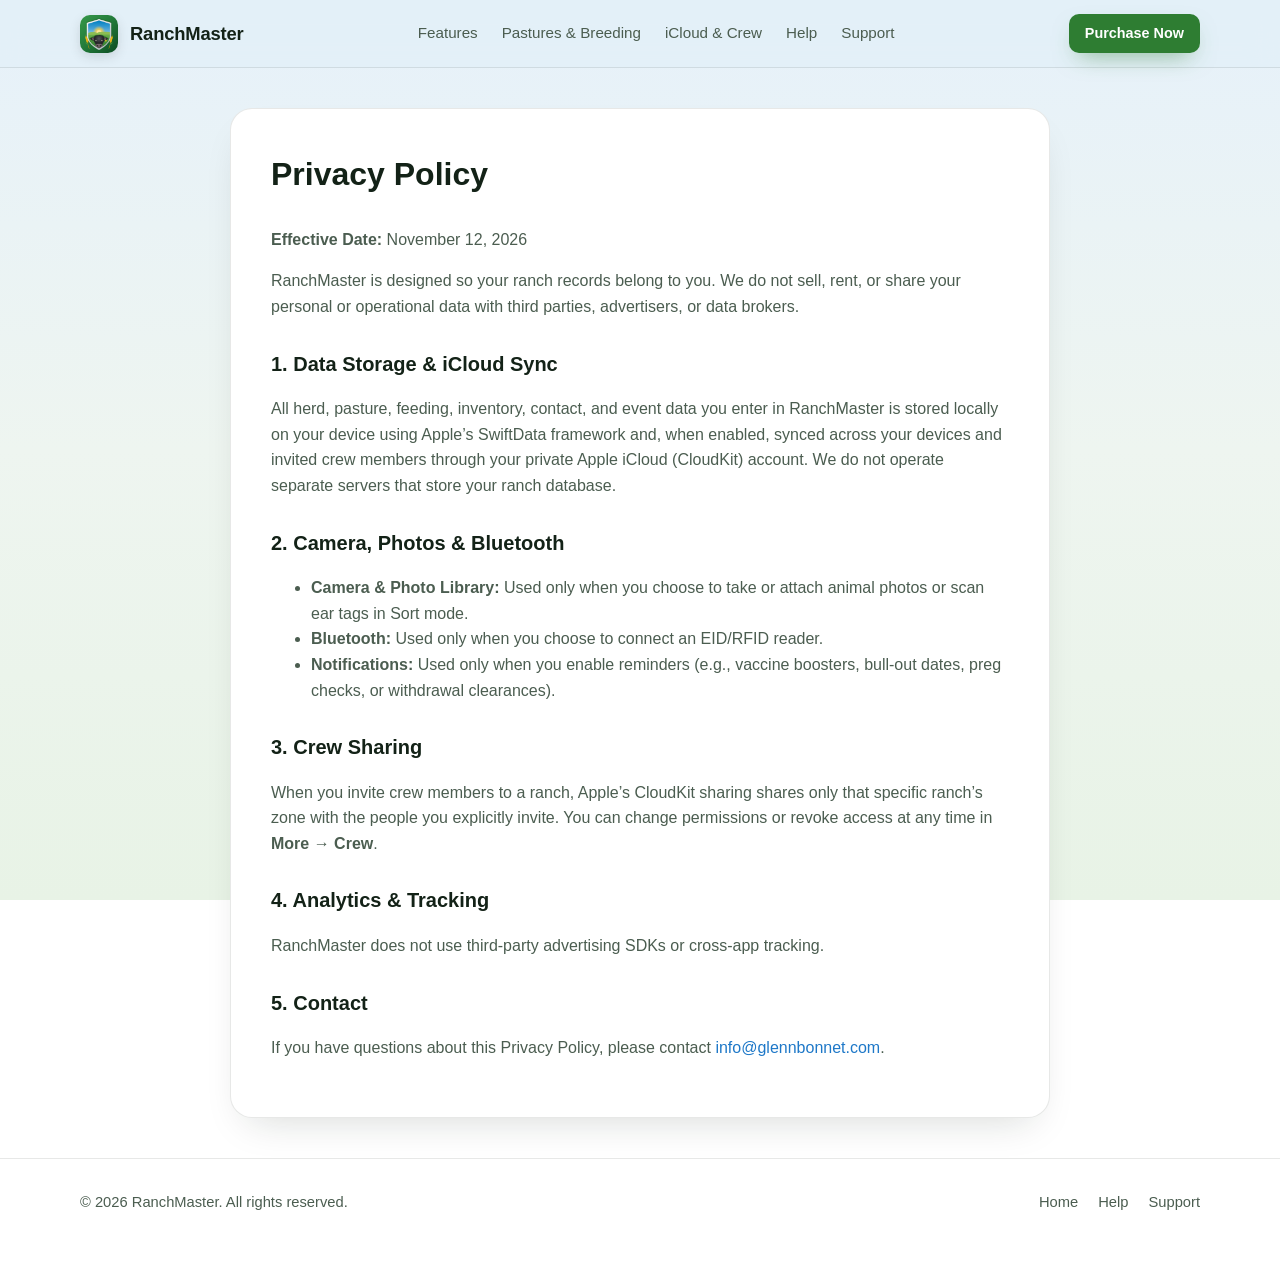
<file: privacy.html>
<!DOCTYPE html>
<html lang="en">
<head>
  <meta charset="UTF-8" />
  <meta name="viewport" content="width=device-width, initial-scale=1.0" />
  <title>Privacy Policy — RanchMaster</title>
  <link rel="icon" type="image/png" href="assets/icon-preview.png" />
  <link rel="stylesheet" href="styles.css" />
</head>
<body>
  <header class="site-header">
    <div class="container nav">
      <a href="index.html" class="brand">
        <img src="assets/icon-preview.png" alt="RanchMaster app icon" />
        <span>RanchMaster</span>
      </a>
      <nav class="nav-links" aria-label="Main navigation">
        <a href="index.html#features">Features</a>
        <a href="index.html#pastures">Pastures &amp; Breeding</a>
        <a href="index.html#crew">iCloud &amp; Crew</a>
        <a href="help.html">Help</a>
        <a href="support.html">Support</a>
      </nav>
      <a href="https://apps.apple.com/ca/app/ranchmaster/id6834270808" class="btn btn-primary btn-sm" target="_blank" rel="noopener">Purchase Now</a>
    </div>
  </header>

  <main class="container">
    <article class="prose-card">
      <h1>Privacy Policy</h1>
      <p><strong>Effective Date:</strong> November 12, 2026</p>

      <p>RanchMaster is designed so your ranch records belong to you. We do not sell, rent, or share your personal or operational data with third parties, advertisers, or data brokers.</p>

      <h2>1. Data Storage &amp; iCloud Sync</h2>
      <p>All herd, pasture, feeding, inventory, contact, and event data you enter in RanchMaster is stored locally on your device using Apple’s SwiftData framework and, when enabled, synced across your devices and invited crew members through your private Apple iCloud (CloudKit) account. We do not operate separate servers that store your ranch database.</p>

      <h2>2. Camera, Photos &amp; Bluetooth</h2>
      <ul>
        <li><strong>Camera &amp; Photo Library:</strong> Used only when you choose to take or attach animal photos or scan ear tags in Sort mode.</li>
        <li><strong>Bluetooth:</strong> Used only when you choose to connect an EID/RFID reader.</li>
        <li><strong>Notifications:</strong> Used only when you enable reminders (e.g., vaccine boosters, bull-out dates, preg checks, or withdrawal clearances).</li>
      </ul>

      <h2>3. Crew Sharing</h2>
      <p>When you invite crew members to a ranch, Apple’s CloudKit sharing shares only that specific ranch’s zone with the people you explicitly invite. You can change permissions or revoke access at any time in <strong>More → Crew</strong>.</p>

      <h2>4. Analytics &amp; Tracking</h2>
      <p>RanchMaster does not use third-party advertising SDKs or cross-app tracking.</p>

      <h2>5. Contact</h2>
      <p>If you have questions about this Privacy Policy, please contact <a href="mailto:info@glennbonnet.com">info@glennbonnet.com</a>.</p>
    </article>
  </main>

  <footer class="site-footer">
    <div class="container footer-inner">
      <div>© 2026 RanchMaster. All rights reserved.</div>
      <div class="footer-links">
        <a href="index.html">Home</a>
        <a href="help.html">Help</a>
        <a href="support.html">Support</a>
      </div>
    </div>
  </footer>
</body>
</html>
</file>
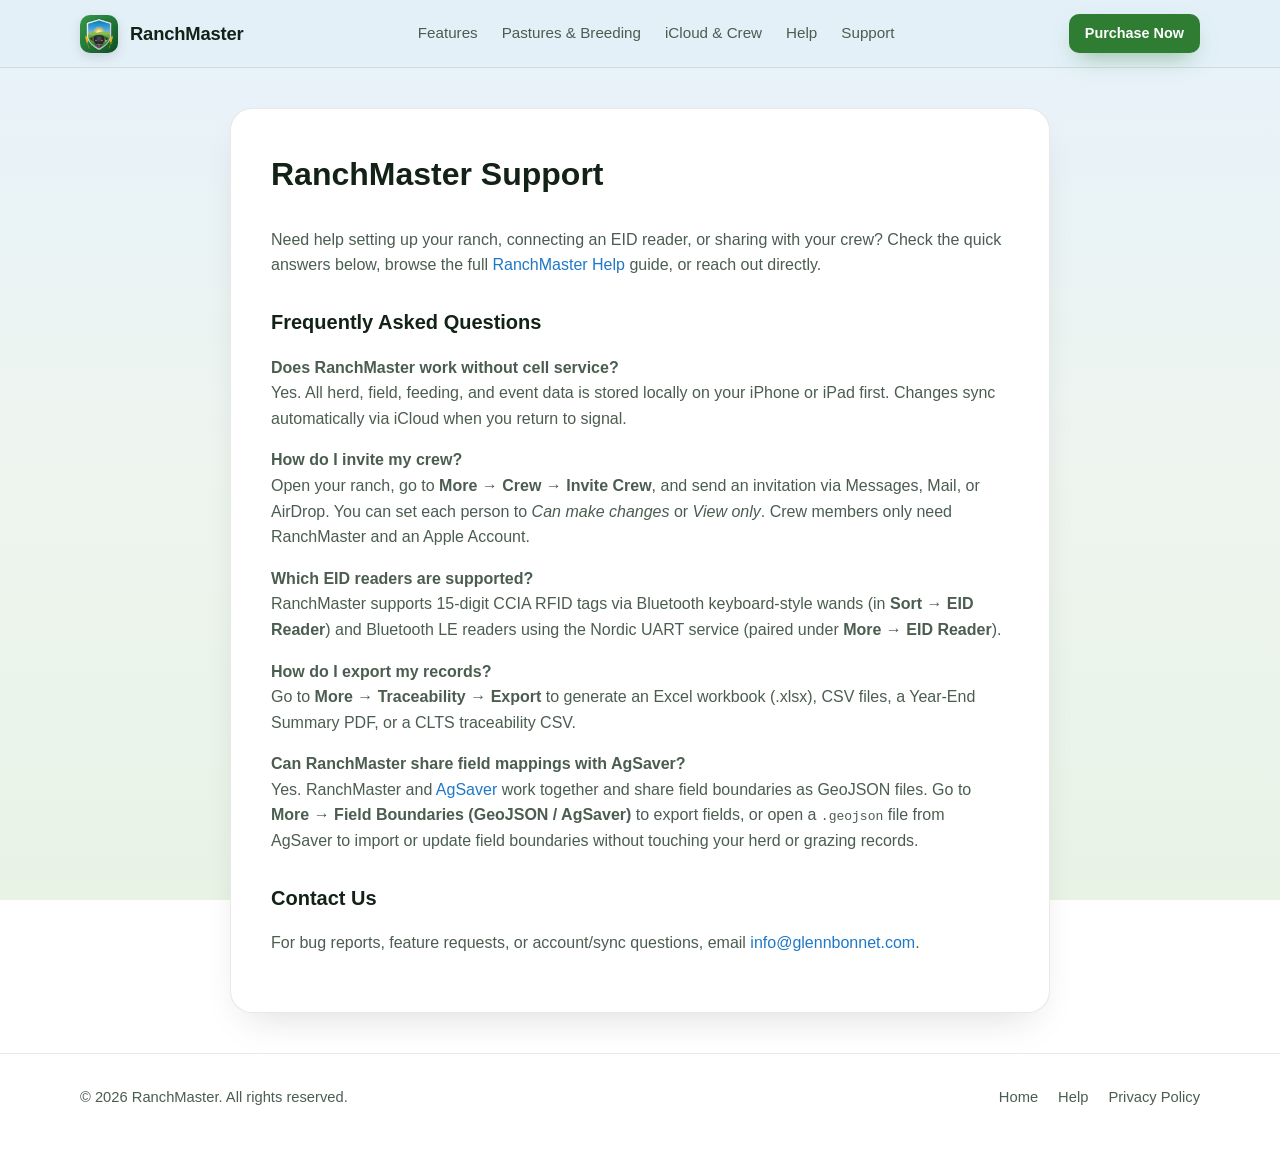
<file: support.html>
<!DOCTYPE html>
<html lang="en">
<head>
  <meta charset="UTF-8" />
  <meta name="viewport" content="width=device-width, initial-scale=1.0" />
  <title>Support — RanchMaster</title>
  <link rel="icon" type="image/png" href="assets/icon-preview.png" />
  <link rel="stylesheet" href="styles.css" />
</head>
<body>
  <header class="site-header">
    <div class="container nav">
      <a href="index.html" class="brand">
        <img src="assets/icon-preview.png" alt="RanchMaster app icon" />
        <span>RanchMaster</span>
      </a>
      <nav class="nav-links" aria-label="Main navigation">
        <a href="index.html#features">Features</a>
        <a href="index.html#pastures">Pastures &amp; Breeding</a>
        <a href="index.html#crew">iCloud &amp; Crew</a>
        <a href="help.html">Help</a>
        <a href="support.html">Support</a>
      </nav>
      <a href="https://apps.apple.com/ca/app/ranchmaster/id6834270808" class="btn btn-primary btn-sm" target="_blank" rel="noopener">Purchase Now</a>
    </div>
  </header>

  <main class="container">
    <article class="prose-card">
      <h1>RanchMaster Support</h1>
      <p>Need help setting up your ranch, connecting an EID reader, or sharing with your crew? Check the quick answers below, browse the full <a href="help.html">RanchMaster Help</a> guide, or reach out directly.</p>

      <h2>Frequently Asked Questions</h2>

      <p><strong>Does RanchMaster work without cell service?</strong><br />
      Yes. All herd, field, feeding, and event data is stored locally on your iPhone or iPad first. Changes sync automatically via iCloud when you return to signal.</p>

      <p><strong>How do I invite my crew?</strong><br />
      Open your ranch, go to <strong>More → Crew → Invite Crew</strong>, and send an invitation via Messages, Mail, or AirDrop. You can set each person to <em>Can make changes</em> or <em>View only</em>. Crew members only need RanchMaster and an Apple Account.</p>

      <p><strong>Which EID readers are supported?</strong><br />
      RanchMaster supports 15-digit CCIA RFID tags via Bluetooth keyboard-style wands (in <strong>Sort → EID Reader</strong>) and Bluetooth LE readers using the Nordic UART service (paired under <strong>More → EID Reader</strong>).</p>

      <p><strong>How do I export my records?</strong><br />
      Go to <strong>More → Traceability → Export</strong> to generate an Excel workbook (.xlsx), CSV files, a Year-End Summary PDF, or a CLTS traceability CSV.</p>

      <p><strong>Can RanchMaster share field mappings with AgSaver?</strong><br />
      Yes. RanchMaster and <a href="https://glennbonnet.com/agsaver.html" target="_blank" rel="noopener">AgSaver</a> work together and share field boundaries as GeoJSON files. Go to <strong>More → Field Boundaries (GeoJSON / AgSaver)</strong> to export fields, or open a <code>.geojson</code> file from AgSaver to import or update field boundaries without touching your herd or grazing records.</p>

      <h2>Contact Us</h2>
      <p>For bug reports, feature requests, or account/sync questions, email <a href="mailto:info@glennbonnet.com">info@glennbonnet.com</a>.</p>
    </article>
  </main>

  <footer class="site-footer">
    <div class="container footer-inner">
      <div>© 2026 RanchMaster. All rights reserved.</div>
      <div class="footer-links">
        <a href="index.html">Home</a>
        <a href="help.html">Help</a>
        <a href="privacy.html">Privacy Policy</a>
      </div>
    </div>
  </footer>
</body>
</html>
</file>
<file: styles.css>
:root {
  --field: #2e7d32;
  --field-dark: #1f5c23;
  --sky: #1e78c8;
  --teal: #00897b;
  --deep-blue: #3949ab;

  --bg-top: #e6f1fa;
  --bg-mid: #eef5f0;
  --bg-bot: #e8f3e6;

  --surface: #ffffff;
  --surface-muted: #f5f9f6;
  --text: #132217;
  --text-muted: #4b5d50;
  --border: rgba(19, 34, 23, 0.1);
  --shadow: 0 18px 40px -18px rgba(19, 34, 23, 0.18);
  --radius: 18px;
}

*,
*::before,
*::after {
  box-sizing: border-box;
}

html {
  scroll-behavior: smooth;
}

body {
  margin: 0;
  font-family: -apple-system, BlinkMacSystemFont, "SF Pro Text", "Segoe UI", Roboto, Helvetica, Arial, sans-serif;
  color: var(--text);
  background: linear-gradient(180deg, var(--bg-top) 0%, var(--bg-mid) 50%, var(--bg-bot) 100%);
  background-attachment: fixed;
  line-height: 1.6;
  -webkit-font-smoothing: antialiased;
}

a {
  color: var(--sky);
  text-decoration: none;
}

a:hover {
  text-decoration: underline;
}

img {
  max-width: 100%;
  display: block;
}

.container {
  width: min(1120px, 92vw);
  margin: 0 auto;
}

/* Header / Nav */
.site-header {
  position: sticky;
  top: 0;
  z-index: 50;
  background: rgba(227, 239, 248, 0.88);
  backdrop-filter: blur(14px);
  -webkit-backdrop-filter: blur(14px);
  border-bottom: 1px solid var(--border);
}

.nav {
  display: flex;
  align-items: center;
  justify-content: space-between;
  padding: 14px 0;
  gap: 16px;
}

.brand {
  display: flex;
  align-items: center;
  gap: 12px;
  color: var(--text);
  font-weight: 700;
  font-size: 1.15rem;
  letter-spacing: -0.01em;
}

.brand:hover {
  text-decoration: none;
}

.brand img {
  width: 38px;
  height: 38px;
  border-radius: 10px;
  box-shadow: 0 4px 12px rgba(0, 0, 0, 0.12);
}

.nav-links {
  display: flex;
  align-items: center;
  gap: 24px;
  font-size: 0.95rem;
  font-weight: 500;
}

.nav-links a {
  color: var(--text-muted);
}

.nav-links a:hover {
  color: var(--field);
  text-decoration: none;
}

.btn {
  display: inline-flex;
  align-items: center;
  justify-content: center;
  gap: 8px;
  padding: 12px 22px;
  border-radius: 12px;
  font-weight: 600;
  font-size: 0.98rem;
  border: none;
  cursor: pointer;
  transition: transform 0.15s ease, box-shadow 0.15s ease, background 0.15s ease;
}

.btn:hover {
  text-decoration: none;
  transform: translateY(-1px);
}

.btn-primary {
  background: var(--field);
  color: #ffffff;
  box-shadow: 0 10px 24px -10px rgba(46, 125, 50, 0.6);
}

.btn-primary:hover {
  background: var(--field-dark);
}

.btn-secondary {
  background: var(--surface);
  color: var(--text);
  border: 1px solid var(--border);
}

.btn-secondary:hover {
  background: var(--surface-muted);
}

.btn-sm {
  padding: 8px 16px;
  font-size: 0.9rem;
  border-radius: 10px;
}

/* Hero */
.hero {
  padding: 64px 0 56px;
}

.hero-grid {
  display: grid;
  grid-template-columns: 1.1fr 0.9fr;
  gap: 48px;
  align-items: center;
}

.eyebrow {
  display: inline-flex;
  align-items: center;
  gap: 8px;
  padding: 6px 12px;
  border-radius: 999px;
  background: rgba(46, 125, 50, 0.1);
  color: var(--field-dark);
  font-size: 0.85rem;
  font-weight: 600;
  margin-bottom: 18px;
}

.hero h1 {
  margin: 0 0 18px;
  font-size: clamp(2.2rem, 4.4vw, 3.35rem);
  line-height: 1.1;
  letter-spacing: -0.025em;
}

.hero p.lead {
  margin: 0 0 28px;
  font-size: 1.15rem;
  color: var(--text-muted);
  max-width: 56ch;
}

.hero-actions {
  display: flex;
  flex-wrap: wrap;
  gap: 12px;
  margin-bottom: 24px;
}

.hero-meta {
  display: flex;
  flex-wrap: wrap;
  gap: 18px;
  font-size: 0.9rem;
  color: var(--text-muted);
}

.hero-meta span {
  display: inline-flex;
  align-items: center;
  gap: 6px;
}

.hero-visual {
  display: flex;
  justify-content: center;
  gap: 18px;
  align-items: flex-end;
}

.phone-frame {
  background: #0f1712;
  padding: 10px;
  border-radius: 34px;
  box-shadow: 0 28px 60px -20px rgba(19, 34, 23, 0.35);
  border: 2px solid rgba(255, 255, 255, 0.4);
  max-width: 265px;
}

.phone-frame img {
  border-radius: 25px;
  width: 100%;
  height: auto;
}

.phone-frame.secondary {
  max-width: 225px;
  transform: translateY(14px);
  opacity: 0.96;
}

/* Sections */
section {
  padding: 64px 0;
}

.section-header {
  text-align: center;
  max-width: 680px;
  margin: 0 auto 44px;
}

.section-header h2 {
  margin: 0 0 12px;
  font-size: clamp(1.7rem, 3vw, 2.35rem);
  letter-spacing: -0.02em;
}

.section-header p {
  margin: 0;
  color: var(--text-muted);
  font-size: 1.05rem;
}

/* Feature Grid */
.cards-grid {
  display: grid;
  grid-template-columns: repeat(3, minmax(0, 1fr));
  gap: 20px;
}

.card {
  background: var(--surface);
  border: 1px solid var(--border);
  border-radius: var(--radius);
  padding: 26px;
  box-shadow: var(--shadow);
}

.card-badge {
  display: inline-flex;
  align-items: center;
  justify-content: center;
  width: 42px;
  height: 42px;
  border-radius: 12px;
  font-size: 1.25rem;
  margin-bottom: 14px;
}

.badge-green { background: rgba(46, 125, 50, 0.12); color: var(--field); }
.badge-sky { background: rgba(30, 120, 200, 0.12); color: var(--sky); }
.badge-teal { background: rgba(0, 137, 123, 0.12); color: var(--teal); }
.badge-blue { background: rgba(57, 73, 171, 0.12); color: var(--deep-blue); }

.card h3 {
  margin: 0 0 8px;
  font-size: 1.12rem;
}

.card p {
  margin: 0;
  color: var(--text-muted);
  font-size: 0.96rem;
}

/* Workflow / Highlights */
.split-panel {
  background: var(--surface);
  border: 1px solid var(--border);
  border-radius: 24px;
  padding: 40px;
  box-shadow: var(--shadow);
  display: grid;
  grid-template-columns: 1fr 1fr;
  gap: 36px;
  align-items: center;
}

.checklist {
  list-style: none;
  padding: 0;
  margin: 20px 0 0;
  display: grid;
  gap: 12px;
}

.checklist li {
  display: flex;
  gap: 10px;
  align-items: flex-start;
  color: var(--text-muted);
}

.checklist li strong {
  color: var(--text);
}

.check-dot {
  flex: 0 0 22px;
  height: 22px;
  border-radius: 50%;
  background: rgba(46, 125, 50, 0.14);
  color: var(--field);
  display: inline-flex;
  align-items: center;
  justify-content: center;
  font-size: 0.8rem;
  font-weight: 700;
  margin-top: 2px;
}

/* Color legend pill strip */
.legend-strip {
  display: grid;
  gap: 12px;
}

.legend-item {
  background: var(--surface-muted);
  border: 1px solid var(--border);
  border-radius: 14px;
  padding: 16px 18px;
  display: flex;
  align-items: center;
  gap: 14px;
}

.swatch {
  width: 14px;
  height: 14px;
  border-radius: 50%;
  flex-shrink: 0;
}

.swatch-red { background: #d32f2f; box-shadow: 0 0 0 4px rgba(211, 47, 47, 0.15); }
.swatch-yellow { background: #eab308; box-shadow: 0 0 0 4px rgba(234, 179, 8, 0.18); }
.swatch-white { background: #ffffff; border: 2px solid #94a3b8; }

/* CTA Banner */
.cta-banner {
  background: linear-gradient(135deg, var(--field) 0%, var(--sky) 100%);
  color: #ffffff;
  border-radius: 24px;
  padding: 44px 36px;
  text-align: center;
  box-shadow: var(--shadow);
}

.cta-banner h2 {
  margin: 0 0 12px;
  font-size: clamp(1.6rem, 3vw, 2.2rem);
}

.cta-banner p {
  margin: 0 auto 24px;
  max-width: 56ch;
  color: rgba(255, 255, 255, 0.9);
}

.cta-banner .btn-secondary {
  background: #ffffff;
  color: var(--field-dark);
  border: none;
}

/* Release Notification Form */
.notify-box {
  margin-bottom: 24px;
}

.notify-label {
  display: block;
  font-size: 0.92rem;
  font-weight: 600;
  color: var(--text);
  margin-bottom: 10px;
}

.notify-form {
  display: flex;
  flex-wrap: wrap;
  gap: 10px;
  align-items: center;
}

.notify-input {
  flex: 1 1 240px;
  min-width: 0;
  padding: 12px 16px;
  border-radius: 12px;
  border: 1px solid var(--border);
  background: var(--surface);
  color: var(--text);
  font-size: 0.98rem;
  font-family: inherit;
  outline: none;
  transition: border-color 0.15s ease, box-shadow 0.15s ease;
}

.notify-input:focus {
  border-color: var(--field);
  box-shadow: 0 0 0 3px rgba(46, 125, 50, 0.16);
}

.notify-status {
  margin: 10px 0 0;
  font-size: 0.92rem;
  font-weight: 500;
  color: var(--field-dark);
  min-height: 1.4em;
}

.cta-banner .notify-form {
  justify-content: center;
  max-width: 480px;
  margin: 0 auto;
}

.cta-banner .notify-input {
  border-color: rgba(255, 255, 255, 0.35);
}

.cta-banner .notify-status {
  color: #ffffff;
}

/* Screenshot Gallery */
.gallery-grid {
  display: flex;
  overflow-x: auto;
  scroll-snap-type: x mandatory;
  -webkit-overflow-scrolling: touch;
  gap: 18px;
  padding: 10px 4px 18px;
  scrollbar-width: thin;
  scrollbar-color: rgba(46, 125, 50, 0.35) transparent;
}

.gallery-grid::-webkit-scrollbar {
  height: 8px;
}

.gallery-grid::-webkit-scrollbar-thumb {
  background: rgba(46, 125, 50, 0.35);
  border-radius: 999px;
}

.gallery-item {
  flex: 0 0 205px;
  scroll-snap-align: start;
  margin: 0;
  text-align: center;
}

.gallery-frame {
  background: #0f1712;
  padding: 6px;
  border-radius: 24px;
  box-shadow: 0 16px 34px -16px rgba(19, 34, 23, 0.3);
  border: 2px solid rgba(255, 255, 255, 0.45);
  transition: transform 0.18s ease;
}

.gallery-frame:hover {
  transform: translateY(-4px);
}

.gallery-frame img {
  border-radius: 18px;
  width: 100%;
  height: auto;
}

.gallery-item figcaption {
  margin-top: 10px;
  font-size: 0.9rem;
  font-weight: 600;
  color: var(--text);
}

@media (max-width: 620px) {
  .gallery-item {
    flex: 0 0 175px;
  }
}

/* Subpages (Privacy / Support) */
.prose-card {
  background: var(--surface);
  border: 1px solid var(--border);
  border-radius: 22px;
  padding: 40px;
  box-shadow: var(--shadow);
  max-width: 820px;
  margin: 40px auto;
}

.prose-card h1 {
  margin-top: 0;
  font-size: 2rem;
}

.prose-card h2 {
  margin-top: 28px;
  font-size: 1.25rem;
}

.prose-card p,
.prose-card li {
  color: var(--text-muted);
}

/* Footer */
.site-footer {
  border-top: 1px solid var(--border);
  padding: 32px 0 48px;
  margin-top: 40px;
  color: var(--text-muted);
  font-size: 0.92rem;
}

.footer-inner {
  display: flex;
  flex-wrap: wrap;
  align-items: center;
  justify-content: space-between;
  gap: 16px;
}

.footer-links {
  display: flex;
  gap: 20px;
  flex-wrap: wrap;
}

.footer-links a {
  color: var(--text-muted);
}

/* Responsive */
@media (max-width: 920px) {
  .hero-grid,
  .split-panel {
    grid-template-columns: 1fr;
  }

  .cards-grid {
    grid-template-columns: repeat(2, minmax(0, 1fr));
  }

  .hero-visual {
    margin-top: 16px;
  }
}

@media (max-width: 620px) {
  .nav-links {
    display: none;
  }

  .cards-grid {
    grid-template-columns: 1fr;
  }

  .phone-frame.secondary {
    display: none;
  }

  .split-panel,
  .prose-card {
    padding: 26px 20px;
  }
}

/* Help page */
.visually-hidden {
  position: absolute;
  width: 1px;
  height: 1px;
  overflow: hidden;
  clip: rect(0 0 0 0);
  white-space: nowrap;
}

.help-hero {
  text-align: center;
  max-width: 760px;
  margin: 48px auto 32px;
}

.help-hero h1 {
  margin: 0 0 14px;
  font-size: clamp(2rem, 4vw, 2.8rem);
  line-height: 1.1;
  letter-spacing: -0.025em;
}

.help-hero .lead {
  margin: 0 auto 24px;
  font-size: 1.08rem;
  color: var(--text-muted);
  max-width: 62ch;
}

.help-search input {
  width: 100%;
  max-width: 560px;
  padding: 14px 18px;
  font: inherit;
  font-size: 1rem;
  color: var(--text);
  background: var(--surface);
  border: 1px solid var(--border);
  border-radius: 14px;
  box-shadow: var(--shadow);
}

.help-search input:focus {
  outline: 2px solid var(--field);
  outline-offset: 2px;
}

.help-empty {
  margin-top: 18px;
  color: var(--text-muted);
}

.help-topics {
  display: grid;
  grid-template-columns: repeat(4, minmax(0, 1fr));
  gap: 12px;
  margin-bottom: 40px;
}

.help-topic {
  display: flex;
  align-items: center;
  gap: 12px;
  padding: 12px 14px;
  background: var(--surface);
  border: 1px solid var(--border);
  border-radius: 14px;
  color: var(--text);
  font-weight: 600;
  font-size: 0.95rem;
  line-height: 1.3;
  transition: transform 0.15s ease, box-shadow 0.15s ease;
}

.help-topic:hover {
  text-decoration: none;
  transform: translateY(-1px);
  box-shadow: var(--shadow);
}

.help-topic .card-badge {
  margin: 0;
  flex-shrink: 0;
  width: 36px;
  height: 36px;
  font-size: 1.05rem;
}

.help-body {
  display: grid;
  gap: 20px;
  max-width: 860px;
  margin: 0 auto;
}

.help-section {
  padding: 32px 36px;
  background: var(--surface);
  border: 1px solid var(--border);
  border-radius: 22px;
  box-shadow: var(--shadow);
  scroll-margin-top: 88px;
}

.help-section-head {
  display: flex;
  align-items: center;
  gap: 14px;
  margin-bottom: 8px;
}

.help-section-head .card-badge {
  margin: 0;
}

.help-section h2 {
  margin: 0;
  font-size: 1.45rem;
  letter-spacing: -0.015em;
}

.help-item {
  padding: 16px 0;
  border-bottom: 1px solid var(--border);
}

.help-item:last-of-type {
  border-bottom: none;
}

.help-item h3 {
  margin: 0 0 6px;
  font-size: 1.05rem;
}

.help-item p,
.help-item ol {
  margin: 0;
  color: var(--text-muted);
}

.help-item ol {
  padding-left: 1.3em;
}

.help-back {
  display: inline-block;
  margin-top: 8px;
  font-size: 0.9rem;
  font-weight: 500;
}

.help-cta {
  max-width: 860px;
  margin: 40px auto 0;
}

@media (max-width: 920px) {
  .help-topics {
    grid-template-columns: repeat(2, minmax(0, 1fr));
  }
}

@media (max-width: 620px) {
  .help-topics {
    grid-template-columns: 1fr 1fr;
    gap: 8px;
  }

  .help-topic {
    padding: 10px;
    font-size: 0.88rem;
    gap: 8px;
  }

  .help-topic .card-badge {
    width: 30px;
    height: 30px;
    font-size: 0.95rem;
  }

  .help-section {
    padding: 24px 20px;
  }
}
</file>
